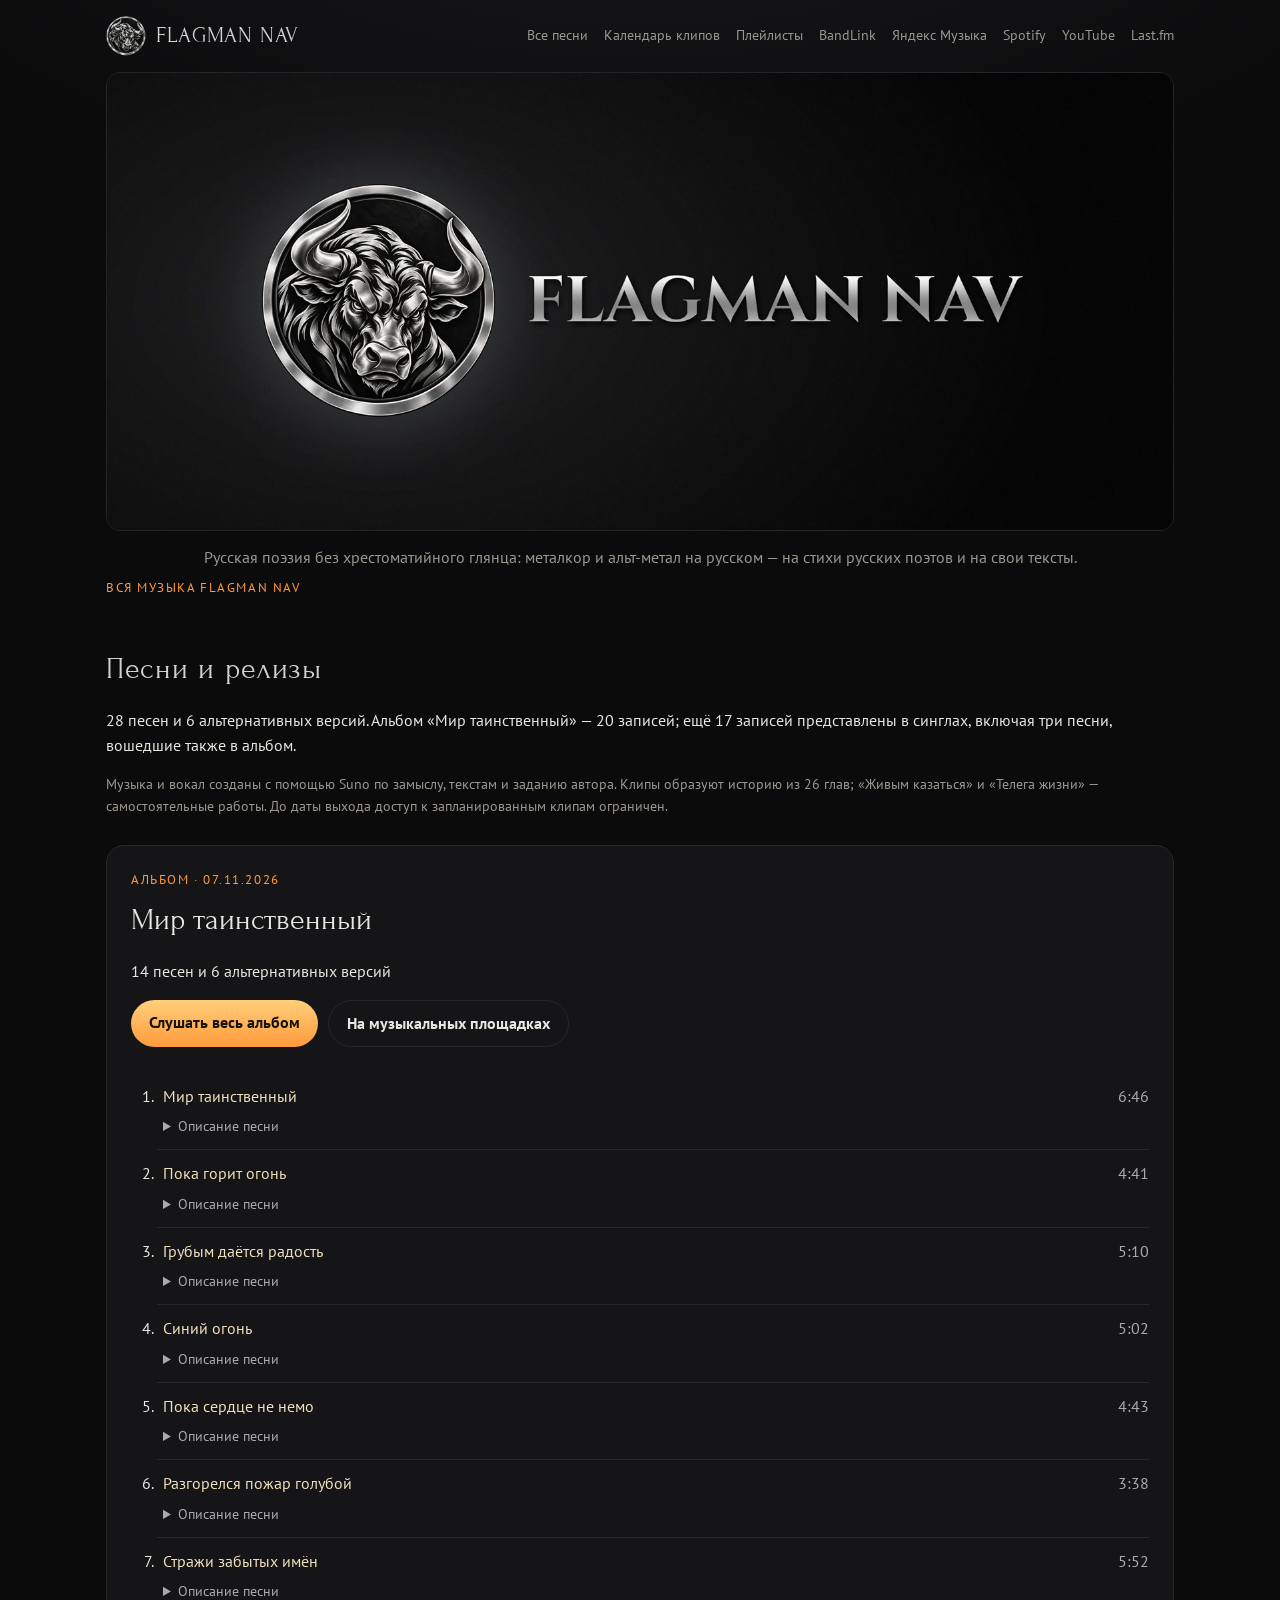
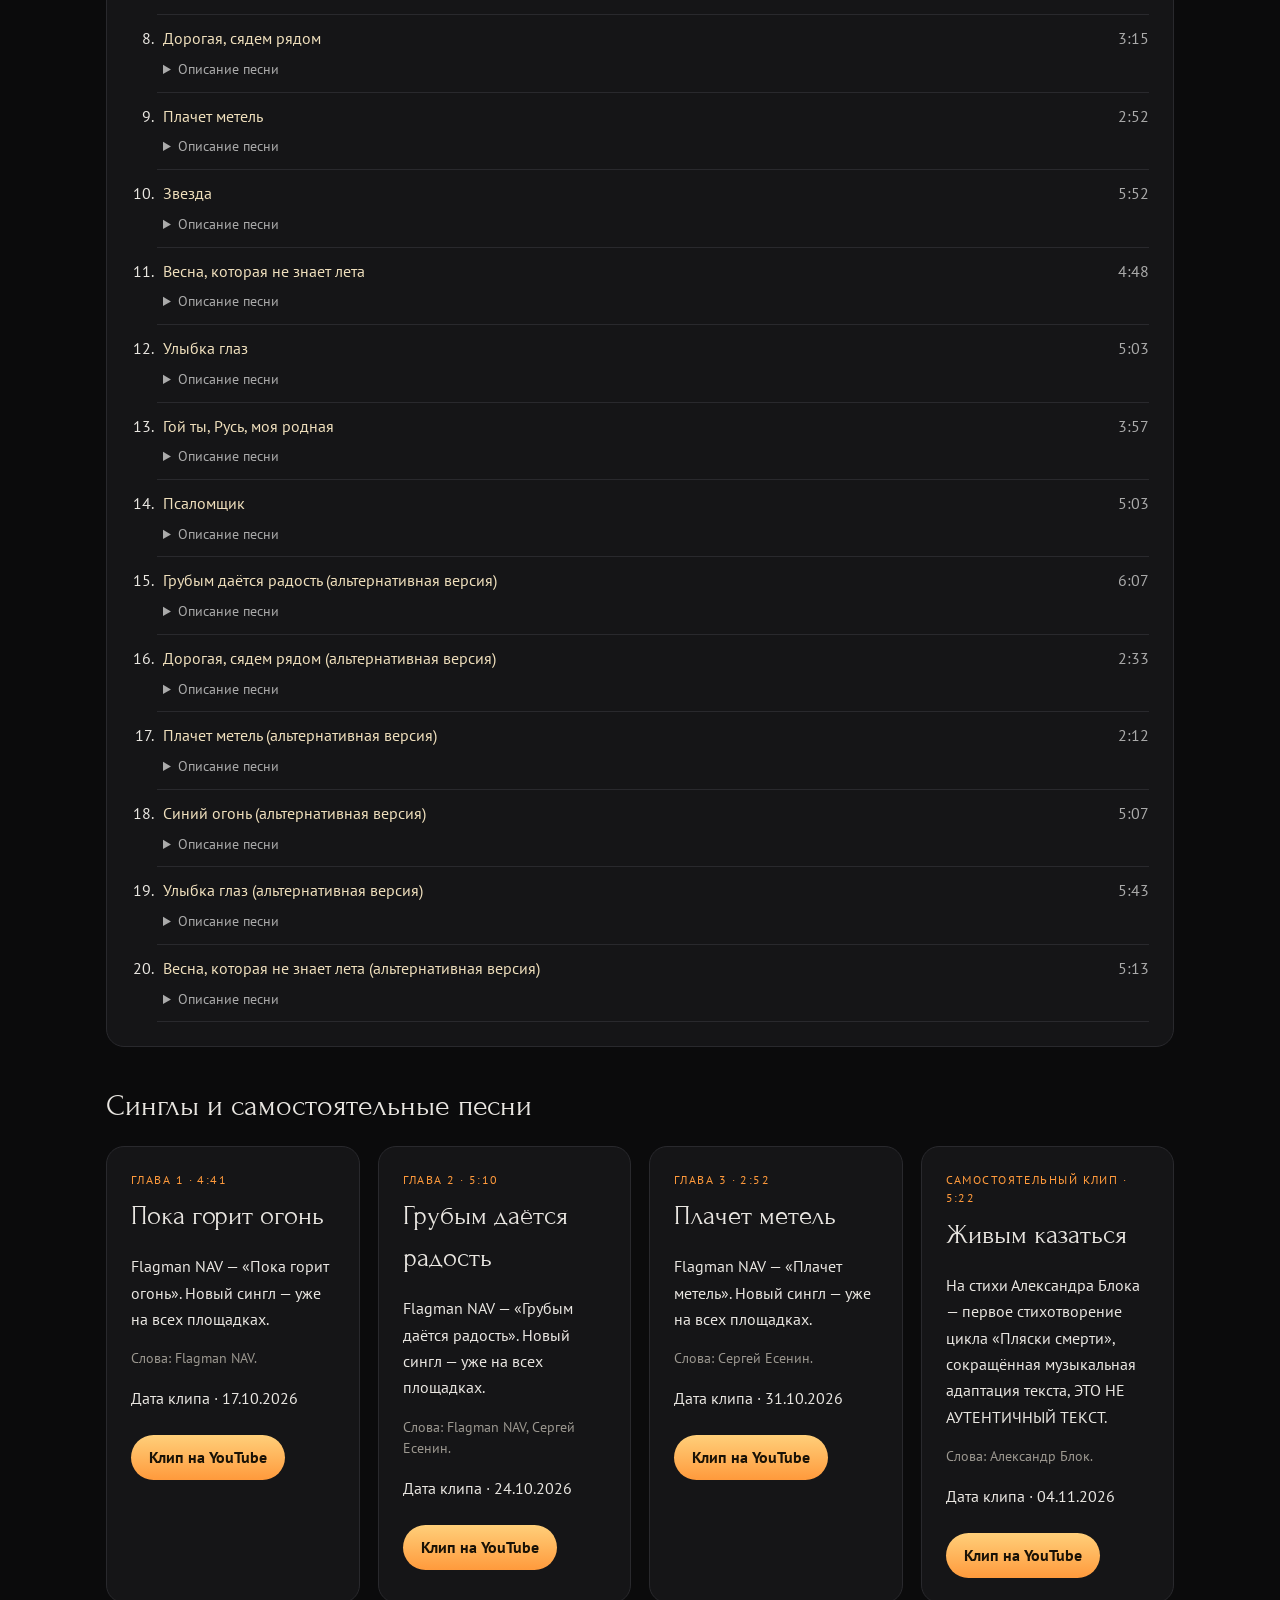
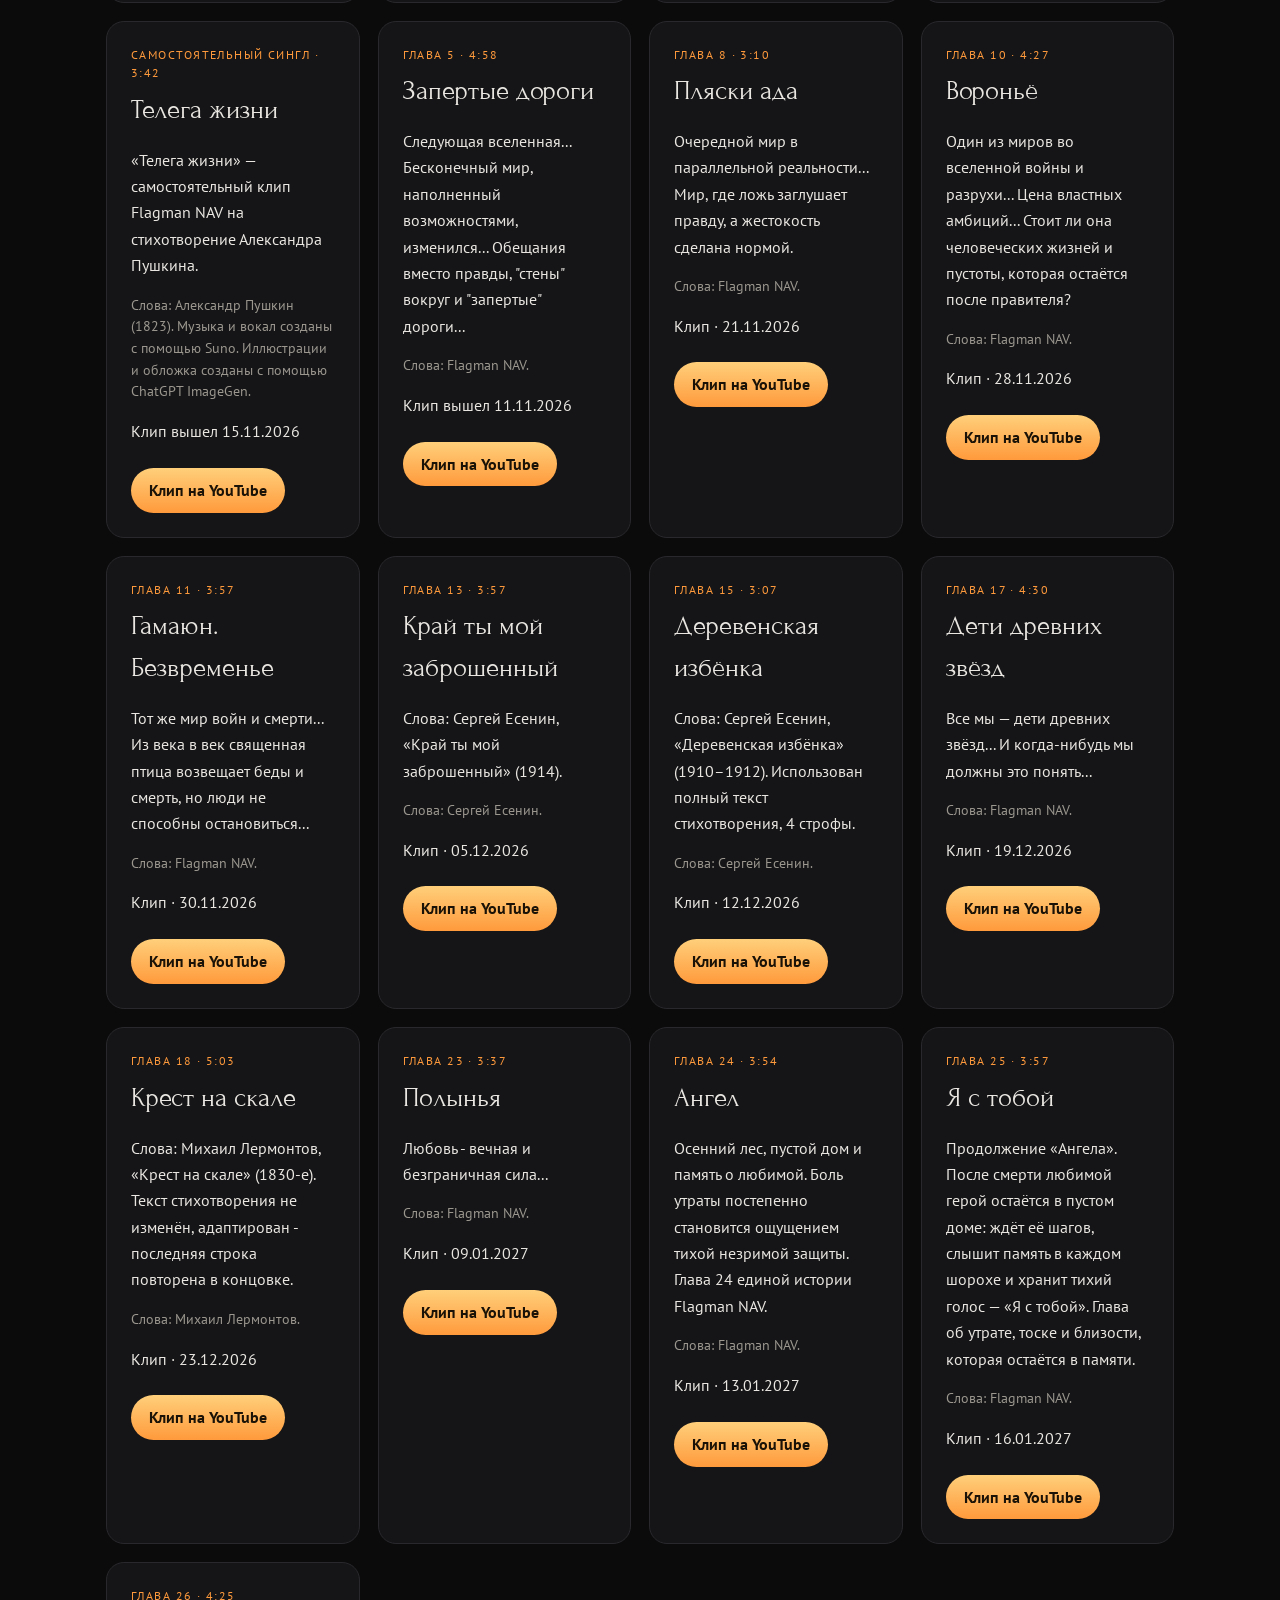
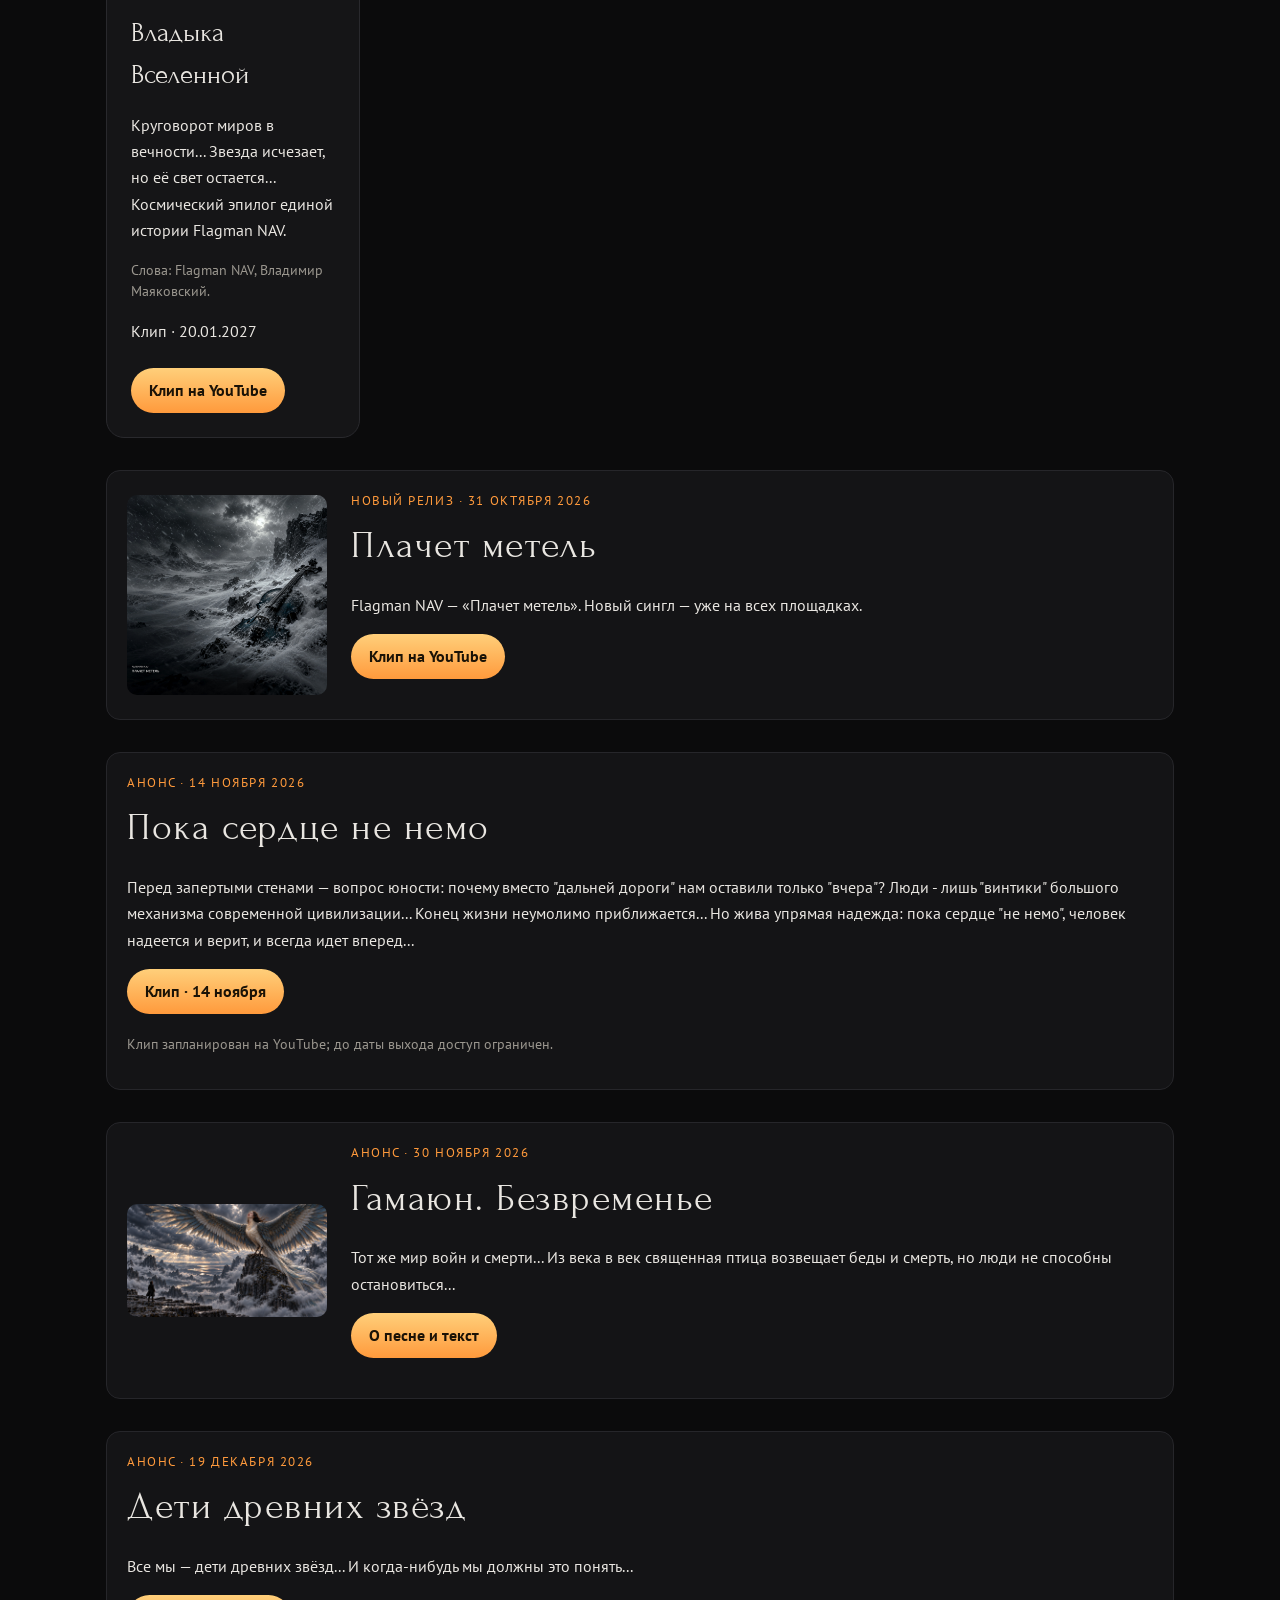
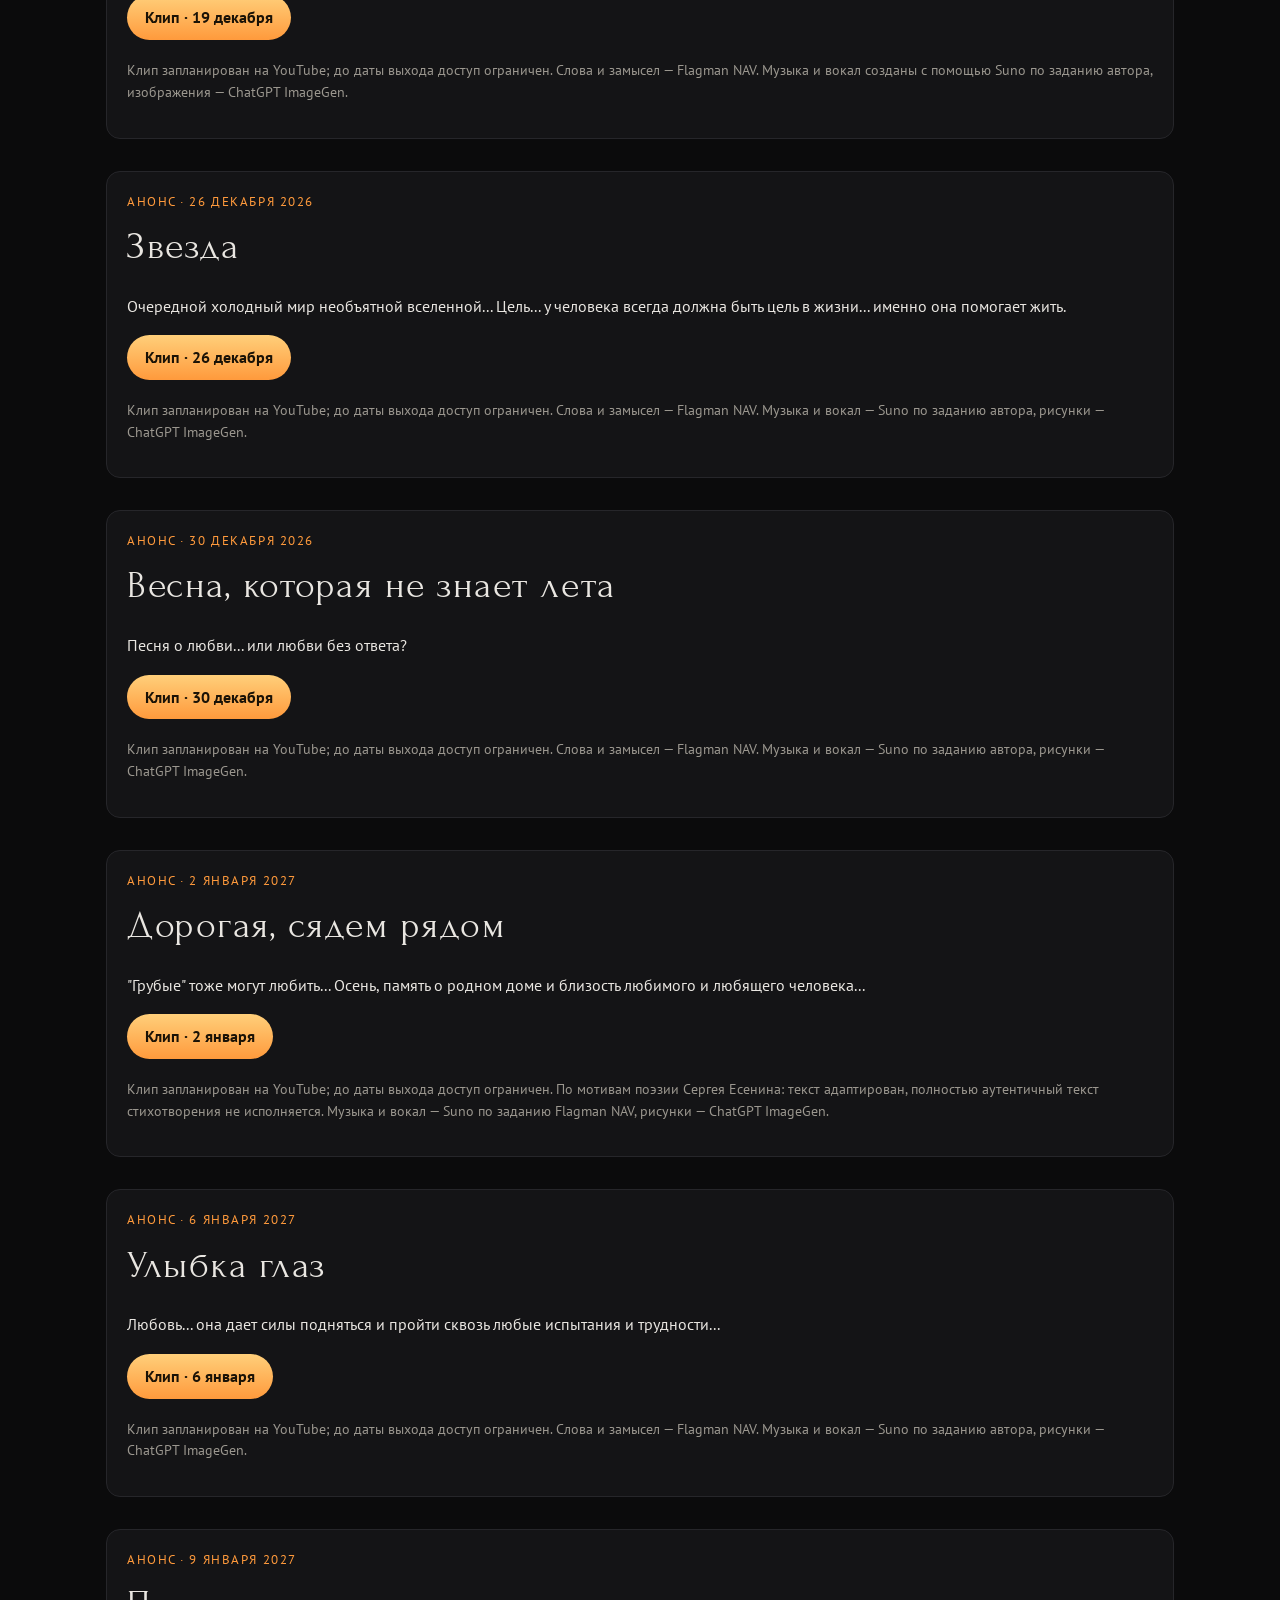
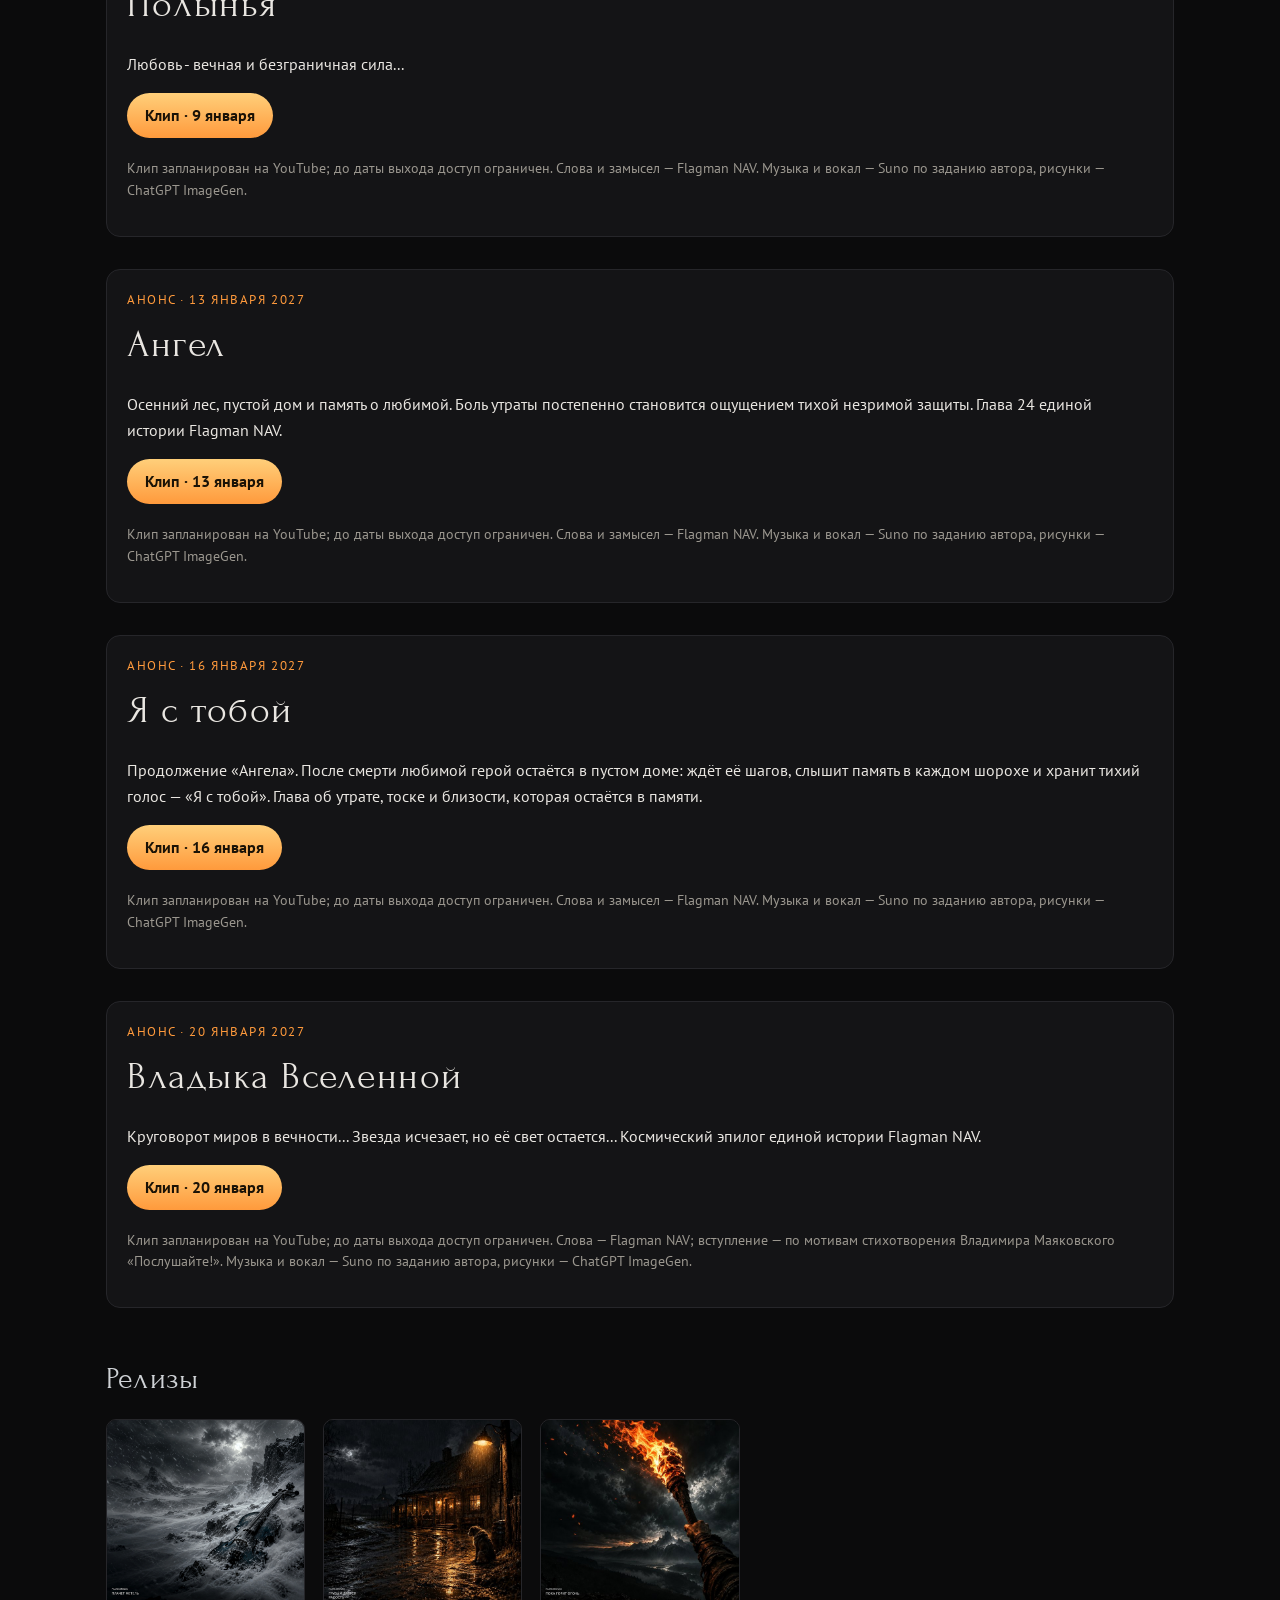
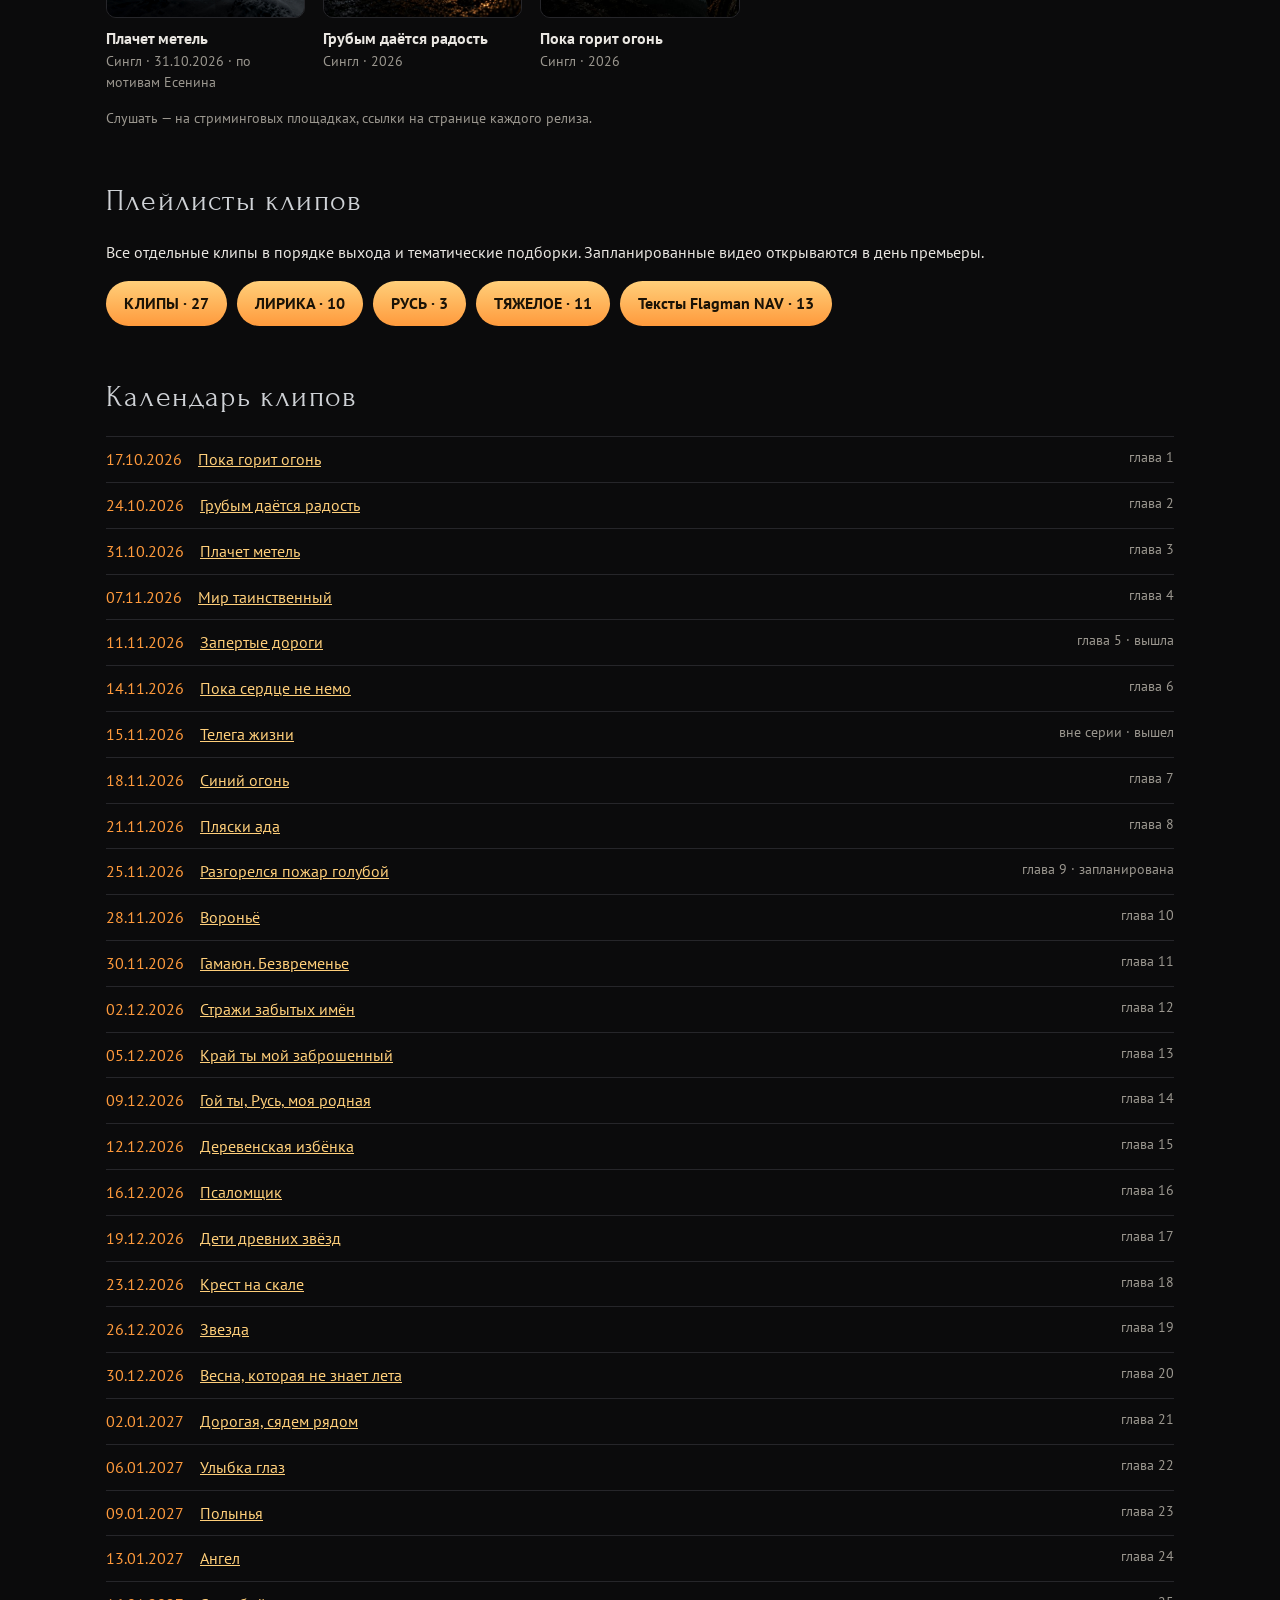
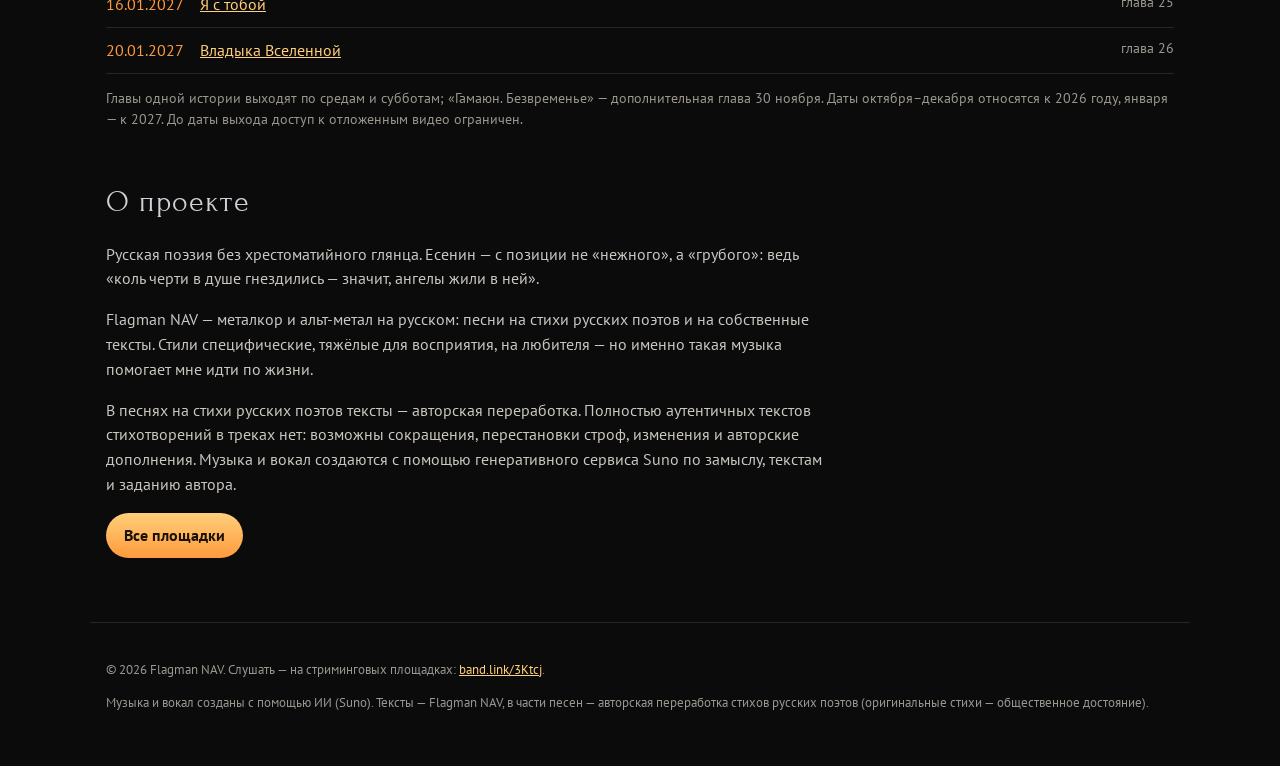
<file: index.html>
<!doctype html>
<html lang="ru"><head><meta charset="utf-8"><meta name="viewport" content="width=device-width, initial-scale=1">
<title>Flagman NAV — русский рок и метал</title><meta name="description" content="Flagman NAV: русский рок и метал, песни на стихи русских поэтов и на свои тексты. Релизы, тексты песен и ссылки на площадки.">
<meta property="og:title" content="Flagman NAV — русский рок и метал"><meta property="og:description" content="Flagman NAV: русский рок и метал, песни на стихи русских поэтов и на свои тексты. Релизы, тексты песен и ссылки на площадки."><meta property="og:image" content="https://flagmannav.github.io/assets/img/og.jpg">
<link rel="icon" href="assets/img/favicon.png">
<link rel="preconnect" href="https://fonts.googleapis.com"><link rel="preconnect" href="https://fonts.gstatic.com" crossorigin>
<link href="https://fonts.googleapis.com/css2?family=Forum&family=PT+Sans:wght@400;700&display=swap" rel="stylesheet">
<link rel="stylesheet" href="assets/style.css?v=88548f30"><style>
.catalog{scroll-margin-top:90px}.catalog-album,.catalog-single{background:#151517;border:1px solid #29292d;border-radius:18px;padding:24px}.catalog-album{margin:28px 0 36px}.catalog h3{font-family:Forum,serif;font-size:30px;font-weight:400;margin:0 0 16px}.catalog h4{font-family:Forum,serif;font-size:27px;font-weight:400;margin:0 0 12px}.catalog-tracks{padding-left:26px;margin:26px 0 0}.catalog-tracks li{padding:11px 0 11px 6px;border-bottom:1px solid #29292d}.catalog-tracks a{color:#efdfbc;text-decoration:none}.catalog-tracks a:hover{text-decoration:underline}.catalog-description{clear:both;padding-top:8px}.catalog-description summary{cursor:pointer;color:#aaa;font-size:14px}.song-description{line-height:1.65}.catalog-duration{float:right;color:#aaa;margin-left:12px;font-variant-numeric:tabular-nums}.catalog-grid{display:grid;grid-template-columns:repeat(auto-fit,minmax(250px,1fr));gap:18px}.catalog-single .kicker{font-size:12px}.catalog-single .btn{margin-top:8px}#clip-calendar{scroll-margin-top:90px}@media(max-width:600px){.catalog-album,.catalog-single{padding:18px}.catalog-tracks{padding-left:22px}.catalog-tracks a{font-size:15px}.catalog-duration{font-size:13px}}
</style></head>
<body><header class="top"><a class="brand" href="index.html"><img src="assets/img/logo-128.png" alt="" width="40" height="40"><span>FLAGMAN NAV</span></a>
<nav><a href="#catalog">Все песни</a><a href="#clip-calendar">Календарь клипов</a><a href="#playlists">Плейлисты</a><a href="https://band.link/3Ktcj" target="_blank" rel="noopener">BandLink</a><a href="https://music.yandex.ru/artist/26747751" target="_blank" rel="noopener">Яндекс Музыка</a><a href="https://open.spotify.com/artist/2e0nQHVGoqq2iYq0jyE9yZ" target="_blank" rel="noopener">Spotify</a><a href="https://www.youtube.com/channel/UC52dhAOXsA_HtiSvtab9qYQ" target="_blank" rel="noopener">YouTube</a><a href="https://www.last.fm/music/Flagman+NAV" target="_blank" rel="noopener">Last.fm</a></nav></header>
<main><section class="hero"><img src="assets/img/banner.jpg" alt="Flagman NAV"><p class="tag">Русская поэзия без хрестоматийного глянца: металкор и альт-метал на русском — на стихи русских поэтов и на свои тексты.</p></section>
<section id="catalog" class="catalog"><p class="kicker">Вся музыка Flagman NAV</p><h2 class="sec">Песни и релизы</h2><p>28 песен и 6 альтернативных версий. Альбом «Мир таинственный» — 20 записей; ещё 17 записей представлены в синглах, включая три песни, вошедшие также в альбом.</p><p class="note">Музыка и вокал созданы с помощью Suno по замыслу, текстам и заданию автора. Клипы образуют историю из 26 глав; «Живым казаться» и «Телега жизни» — самостоятельные работы. До даты выхода доступ к запланированным клипам ограничен.</p>
<div class="catalog-album"><p class="kicker">Альбом · 07.11.2026</p><h3>Мир таинственный</h3><p>14 песен и 6 альтернативных версий</p><div class="btns"><a class="btn" href="https://youtu.be/G4cEDbB8u6I" target="_blank" rel="noopener">Слушать весь альбом</a><a class="btn ghost" href="https://band.link/3Ktcj" target="_blank" rel="noopener">На музыкальных площадках</a></div><ol class="catalog-tracks">
<li data-catalog-track="Мир таинственный"><a href="https://youtu.be/G4cEDbB8u6I?t=0" target="_blank" rel="noopener">Мир таинственный</a><span class="catalog-duration">6:46</span><details class="catalog-description"><summary>Описание песни</summary><p class="song-description">А что если не понимать поэзию Есенина буквально и забыть про 30-е годы прошлого века? Давайте начнем путешествие героя по параллельным мирам необъятной Вселенной... Иной мир, иное время...</p></details></li>
<li data-catalog-track="Пока горит огонь"><a href="https://youtu.be/G4cEDbB8u6I?t=407" target="_blank" rel="noopener">Пока горит огонь</a><span class="catalog-duration">4:41</span><details class="catalog-description"><summary>Описание песни</summary><p class="song-description">Flagman NAV — «Пока горит огонь». Новый сингл — уже на всех площадках.</p></details></li>
<li data-catalog-track="Грубым даётся радость"><a href="https://youtu.be/G4cEDbB8u6I?t=688" target="_blank" rel="noopener">Грубым даётся радость</a><span class="catalog-duration">5:10</span><details class="catalog-description"><summary>Описание песни</summary><p class="song-description">Flagman NAV — «Грубым даётся радость». Новый сингл — уже на всех площадках.</p></details></li>
<li data-catalog-track="Синий огонь"><a href="https://youtu.be/G4cEDbB8u6I?t=998" target="_blank" rel="noopener">Синий огонь</a><span class="catalog-duration">5:02</span><details class="catalog-description"><summary>Описание песни</summary><p class="song-description">Очередной мир очередной вселенной... Любовь... «Нет, нам нельзя без любви: она есть великий дар – увидеть лучшее, избрать его и жить им. Это есть необходимая и драгоценная способность сказать „да“, принять и начать самоотверженное служение. Как страшна жизнь человека, лишенного этого дара! В какую пустыню, в какую пошлость превращается его жизнь!..&quot; (И.А. Ильин)</p></details></li>
<li data-catalog-track="Пока сердце не немо"><a href="https://youtu.be/G4cEDbB8u6I?t=1301" target="_blank" rel="noopener">Пока сердце не немо</a><span class="catalog-duration">4:43</span><details class="catalog-description"><summary>Описание песни</summary><p class="song-description">Перед запертыми стенами — вопрос юности: почему вместо &quot;дальней дороги&quot; нам оставили только &quot;вчера&quot;? Люди - лишь &quot;винтики&quot; большого механизма современной цивилизации... Конец жизни неумолимо приближается... Но жива упрямая надежда: пока сердце &quot;не немо&quot;, человек надеется и верит, и всегда идет вперед...</p></details></li>
<li data-catalog-track="Разгорелся пожар голубой"><a href="https://youtu.be/G4cEDbB8u6I?t=1584" target="_blank" rel="noopener">Разгорелся пожар голубой</a><span class="catalog-duration">3:38</span><details class="catalog-description"><summary>Описание песни</summary><p class="song-description">Посреди безумия окружающего мира он впервые поёт про любовь...</p><p class="song-description">«Разгорелся пожар голубой» — песня о любви... о чувстве, которое могут испытывать не только &quot;нежные&quot;, но и &quot;грубые&quot;. Из альбома «Мир таинственный».</p></details></li>
<li data-catalog-track="Стражи забытых имён"><a href="https://youtu.be/G4cEDbB8u6I?t=1803" target="_blank" rel="noopener">Стражи забытых имён</a><span class="catalog-duration">5:52</span><details class="catalog-description"><summary>Описание песни</summary><p class="song-description">Память поколений и надежда, которая живет в веках.</p></details></li>
<li data-catalog-track="Дорогая, сядем рядом"><a href="https://youtu.be/G4cEDbB8u6I?t=2156" target="_blank" rel="noopener">Дорогая, сядем рядом</a><span class="catalog-duration">3:15</span><details class="catalog-description"><summary>Описание песни</summary><p class="song-description">&quot;Грубые&quot; тоже могут любить... Осень, память о родном доме и близость любимого и любящего человека...</p></details></li>
<li data-catalog-track="Плачет метель"><a href="https://youtu.be/G4cEDbB8u6I?t=2352" target="_blank" rel="noopener">Плачет метель</a><span class="catalog-duration">2:52</span><details class="catalog-description"><summary>Описание песни</summary><p class="song-description">Flagman NAV — «Плачет метель». Новый сингл — уже на всех площадках.</p></details></li>
<li data-catalog-track="Звезда"><a href="https://youtu.be/G4cEDbB8u6I?t=2524" target="_blank" rel="noopener">Звезда</a><span class="catalog-duration">5:52</span><details class="catalog-description"><summary>Описание песни</summary><p class="song-description">Очередной холодный мир необъятной вселенной... Цель... у человека всегда должна быть цель в жизни... именно она помогает жить.</p></details></li>
<li data-catalog-track="Весна, которая не знает лета"><a href="https://youtu.be/G4cEDbB8u6I?t=2877" target="_blank" rel="noopener">Весна, которая не знает лета</a><span class="catalog-duration">4:48</span><details class="catalog-description"><summary>Описание песни</summary><p class="song-description">Песня о любви... или любви без ответа?</p></details></li>
<li data-catalog-track="Улыбка глаз"><a href="https://youtu.be/G4cEDbB8u6I?t=3165" target="_blank" rel="noopener">Улыбка глаз</a><span class="catalog-duration">5:03</span><details class="catalog-description"><summary>Описание песни</summary><p class="song-description">Любовь... она дает силы подняться и пройти сквозь любые испытания и трудности...</p></details></li>
<li data-catalog-track="Гой ты, Русь, моя родная"><a href="https://youtu.be/G4cEDbB8u6I?t=3469" target="_blank" rel="noopener">Гой ты, Русь, моя родная</a><span class="catalog-duration">3:57</span><details class="catalog-description"><summary>Описание песни</summary><p class="song-description">Слова: Сергей Есенин, «Гой ты, Русь, моя родная…» (1914). Использован полный текст стихотворения, пять строф.</p></details></li>
<li data-catalog-track="Псаломщик"><a href="https://youtu.be/G4cEDbB8u6I?t=3706" target="_blank" rel="noopener">Псаломщик</a><span class="catalog-duration">5:03</span><details class="catalog-description"><summary>Описание песни</summary><p class="song-description">Очередной мир в очередной параллельной Вселенной...</p></details></li>
<li data-catalog-track="Грубым даётся радость (альтернативная версия)"><a href="https://youtu.be/G4cEDbB8u6I?t=4009" target="_blank" rel="noopener">Грубым даётся радость (альтернативная версия)</a><span class="catalog-duration">6:07</span><details class="catalog-description"><summary>Описание песни</summary><p class="song-description">Flagman NAV — «Грубым даётся радость». Новый сингл — уже на всех площадках.</p></details></li>
<li data-catalog-track="Дорогая, сядем рядом (альтернативная версия)"><a href="https://youtu.be/G4cEDbB8u6I?t=4376" target="_blank" rel="noopener">Дорогая, сядем рядом (альтернативная версия)</a><span class="catalog-duration">2:33</span><details class="catalog-description"><summary>Описание песни</summary><p class="song-description">&quot;Грубые&quot; тоже могут любить... Осень, память о родном доме и близость любимого и любящего человека...</p></details></li>
<li data-catalog-track="Плачет метель (альтернативная версия)"><a href="https://youtu.be/G4cEDbB8u6I?t=4530" target="_blank" rel="noopener">Плачет метель (альтернативная версия)</a><span class="catalog-duration">2:12</span><details class="catalog-description"><summary>Описание песни</summary><p class="song-description">Flagman NAV — «Плачет метель». Новый сингл — уже на всех площадках.</p></details></li>
<li data-catalog-track="Синий огонь (альтернативная версия)"><a href="https://youtu.be/G4cEDbB8u6I?t=4663" target="_blank" rel="noopener">Синий огонь (альтернативная версия)</a><span class="catalog-duration">5:07</span><details class="catalog-description"><summary>Описание песни</summary><p class="song-description">Очередной мир очередной вселенной... Любовь... «Нет, нам нельзя без любви: она есть великий дар – увидеть лучшее, избрать его и жить им. Это есть необходимая и драгоценная способность сказать „да“, принять и начать самоотверженное служение. Как страшна жизнь человека, лишенного этого дара! В какую пустыню, в какую пошлость превращается его жизнь!..&quot; (И.А. Ильин)</p></details></li>
<li data-catalog-track="Улыбка глаз (альтернативная версия)"><a href="https://youtu.be/G4cEDbB8u6I?t=4970" target="_blank" rel="noopener">Улыбка глаз (альтернативная версия)</a><span class="catalog-duration">5:43</span><details class="catalog-description"><summary>Описание песни</summary><p class="song-description">Любовь... она дает силы подняться и пройти сквозь любые испытания и трудности...</p></details></li>
<li data-catalog-track="Весна, которая не знает лета (альтернативная версия)"><a href="https://youtu.be/G4cEDbB8u6I?t=5314" target="_blank" rel="noopener">Весна, которая не знает лета (альтернативная версия)</a><span class="catalog-duration">5:13</span><details class="catalog-description"><summary>Описание песни</summary><p class="song-description">Песня о любви... или любви без ответа?</p></details></li>
</ol></div><h3>Синглы и самостоятельные песни</h3><div class="catalog-grid">
<article class="catalog-single" data-catalog-track="Пока горит огонь"><p class="kicker">Глава 1 · 4:41</p><h4>Пока горит огонь</h4><p class="song-description">Flagman NAV — «Пока горит огонь». Новый сингл — уже на всех площадках.</p><p class="note">Слова: Flagman NAV.</p><p>Дата клипа · 17.10.2026</p><a class="btn" href="https://youtu.be/ys2TuLR1H88" target="_blank" rel="noopener">Клип на YouTube</a></article>
<article class="catalog-single" data-catalog-track="Грубым даётся радость"><p class="kicker">Глава 2 · 5:10</p><h4>Грубым даётся радость</h4><p class="song-description">Flagman NAV — «Грубым даётся радость». Новый сингл — уже на всех площадках.</p><p class="note">Слова: Flagman NAV, Сергей Есенин.</p><p>Дата клипа · 24.10.2026</p><a class="btn" href="https://youtu.be/WJYEYnYAzOk" target="_blank" rel="noopener">Клип на YouTube</a></article>
<article class="catalog-single" data-catalog-track="Плачет метель"><p class="kicker">Глава 3 · 2:52</p><h4>Плачет метель</h4><p class="song-description">Flagman NAV — «Плачет метель». Новый сингл — уже на всех площадках.</p><p class="note">Слова: Сергей Есенин.</p><p>Дата клипа · 31.10.2026</p><a class="btn" href="https://youtu.be/JQbb9_xfhyU" target="_blank" rel="noopener">Клип на YouTube</a></article>
<article class="catalog-single" data-catalog-track="Живым казаться"><p class="kicker">Самостоятельный клип · 5:22</p><h4>Живым казаться</h4><p class="song-description">На стихи Александра Блока — первое стихотворение цикла «Пляски смерти», сокращённая музыкальная адаптация текста, ЭТО НЕ АУТЕНТИЧНЫЙ ТЕКСТ.</p><p class="note">Слова: Александр Блок.</p><p>Дата клипа · 04.11.2026</p><a class="btn" href="https://youtu.be/aqPz6gwJcVY" target="_blank" rel="noopener">Клип на YouTube</a></article>
<article class="catalog-single" data-catalog-track="Телега жизни"><p class="kicker">Самостоятельный сингл · 3:42</p><h4>Телега жизни</h4><p class="song-description">«Телега жизни» — самостоятельный клип Flagman NAV на стихотворение Александра Пушкина.</p><p class="note">Слова: Александр Пушкин (1823). Музыка и вокал созданы с помощью Suno. Иллюстрации и обложка созданы с помощью ChatGPT ImageGen.</p><p>Клип вышел 15.11.2026</p><a class="btn" href="https://youtu.be/sE_uk1Gh8H4" target="_blank" rel="noopener">Клип на YouTube</a></article>
<article class="catalog-single" data-catalog-track="Запертые дороги"><p class="kicker">Глава 5 · 4:58</p><h4>Запертые дороги</h4><p class="song-description">Следующая вселенная... Бесконечный мир, наполненный возможностями, изменился... Обещания вместо правды, &quot;стены&quot; вокруг и &quot;запертые&quot; дороги...</p><p class="note">Слова: Flagman NAV.</p><p>Клип вышел 11.11.2026</p><a class="btn" href="https://youtu.be/qaGRUInEPSs" target="_blank" rel="noopener">Клип на YouTube</a></article>
<article class="catalog-single" data-catalog-track="Пляски ада"><p class="kicker">Глава 8 · 3:10</p><h4>Пляски ада</h4><p class="song-description">Очередной мир в параллельной реальности... Мир, где ложь заглушает правду, а жестокость сделана нормой.</p><p class="note">Слова: Flagman NAV.</p><p>Клип · 21.11.2026</p><a class="btn" href="https://youtu.be/JJCASL561Lo" target="_blank" rel="noopener">Клип на YouTube</a></article>
<article class="catalog-single" data-catalog-track="Вороньё"><p class="kicker">Глава 10 · 4:27</p><h4>Вороньё</h4><p class="song-description">Один из миров во вселенной войны и разрухи... Цена властных амбиций... Стоит ли она человеческих жизней и пустоты, которая остаётся после правителя?</p><p class="note">Слова: Flagman NAV.</p><p>Клип · 28.11.2026</p><a class="btn" href="https://youtu.be/Ule5vf46T70" target="_blank" rel="noopener">Клип на YouTube</a></article>
<article class="catalog-single" data-catalog-track="Гамаюн. Безвременье"><p class="kicker">Глава 11 · 3:57</p><h4>Гамаюн. Безвременье</h4><p class="song-description">Тот же мир войн и смерти... Из века в век священная птица возвещает беды и смерть, но люди не способны остановиться...</p><p class="note">Слова: Flagman NAV.</p><p>Клип · 30.11.2026</p><a class="btn" href="https://youtu.be/ojIqn6GGF04" target="_blank" rel="noopener">Клип на YouTube</a></article>
<article class="catalog-single" data-catalog-track="Край ты мой заброшенный"><p class="kicker">Глава 13 · 3:57</p><h4>Край ты мой заброшенный</h4><p class="song-description">Слова: Сергей Есенин, «Край ты мой заброшенный» (1914).</p><p class="note">Слова: Сергей Есенин.</p><p>Клип · 05.12.2026</p><a class="btn" href="https://youtu.be/fQ8TnhOU9Ho" target="_blank" rel="noopener">Клип на YouTube</a></article>
<article class="catalog-single" data-catalog-track="Деревенская избёнка"><p class="kicker">Глава 15 · 3:07</p><h4>Деревенская избёнка</h4><p class="song-description">Слова: Сергей Есенин, «Деревенская избёнка» (1910–1912). Использован полный текст стихотворения, 4 строфы.</p><p class="note">Слова: Сергей Есенин.</p><p>Клип · 12.12.2026</p><a class="btn" href="https://youtu.be/IUTTyIiUEs4" target="_blank" rel="noopener">Клип на YouTube</a></article>
<article class="catalog-single" data-catalog-track="Дети древних звёзд"><p class="kicker">Глава 17 · 4:30</p><h4>Дети древних звёзд</h4><p class="song-description">Все мы — дети древних звёзд... И когда-нибудь мы должны это понять...</p><p class="note">Слова: Flagman NAV.</p><p>Клип · 19.12.2026</p><a class="btn" href="https://youtu.be/v_7GD7ycjYo" target="_blank" rel="noopener">Клип на YouTube</a></article>
<article class="catalog-single" data-catalog-track="Крест на скале"><p class="kicker">Глава 18 · 5:03</p><h4>Крест на скале</h4><p class="song-description">Слова: Михаил Лермонтов, «Крест на скале» (1830-е). Текст стихотворения не изменён, адаптирован - последняя строка повторена в концовке.</p><p class="note">Слова: Михаил Лермонтов.</p><p>Клип · 23.12.2026</p><a class="btn" href="https://youtu.be/xHjpsBeV67M" target="_blank" rel="noopener">Клип на YouTube</a></article>
<article class="catalog-single" data-catalog-track="Полынья"><p class="kicker">Глава 23 · 3:37</p><h4>Полынья</h4><p class="song-description">Любовь - вечная и безграничная сила...</p><p class="note">Слова: Flagman NAV.</p><p>Клип · 09.01.2027</p><a class="btn" href="https://youtu.be/IunEjQUKg1U" target="_blank" rel="noopener">Клип на YouTube</a></article>
<article class="catalog-single" data-catalog-track="Ангел"><p class="kicker">Глава 24 · 3:54</p><h4>Ангел</h4><p class="song-description">Осенний лес, пустой дом и память о любимой. Боль утраты постепенно становится ощущением тихой незримой защиты. Глава 24 единой истории Flagman NAV.</p><p class="note">Слова: Flagman NAV.</p><p>Клип · 13.01.2027</p><a class="btn" href="https://youtu.be/-mwcv9Yrv4Y" target="_blank" rel="noopener">Клип на YouTube</a></article>
<article class="catalog-single" data-catalog-track="Я с тобой"><p class="kicker">Глава 25 · 3:57</p><h4>Я с тобой</h4><p class="song-description">Продолжение «Ангела». После смерти любимой герой остаётся в пустом доме: ждёт её шагов, слышит память в каждом шорохе и хранит тихий голос — «Я с тобой». Глава об утрате, тоске и близости, которая остаётся в памяти.</p><p class="note">Слова: Flagman NAV.</p><p>Клип · 16.01.2027</p><a class="btn" href="https://youtu.be/FP-6qY1-O-A" target="_blank" rel="noopener">Клип на YouTube</a></article>
<article class="catalog-single" data-catalog-track="Владыка Вселенной"><p class="kicker">Глава 26 · 4:25</p><h4>Владыка Вселенной</h4><p class="song-description">Круговорот миров в вечности... Звезда исчезает, но её свет остается... Космический эпилог единой истории Flagman NAV.</p><p class="note">Слова: Flagman NAV, Владимир Маяковский.</p><p>Клип · 20.01.2027</p><a class="btn" href="https://youtu.be/9TkmpaRYyb8" target="_blank" rel="noopener">Клип на YouTube</a></article>
</div></section>
<section class="latest"><img class="cover" src="assets/covers/plachet-metel.jpg" alt="Обложка «Плачет метель»" width="300" height="300">
<div><p class="kicker">Новый релиз · 31 октября 2026</p><h2>Плачет метель</h2><p class="song-description">Flagman NAV — «Плачет метель». Новый сингл — уже на всех площадках.</p><div class="btns"><a class="btn" href="https://www.youtube.com/watch?v=JQbb9_xfhyU" target="_blank" rel="noopener">Клип на YouTube</a></div></div></section>
<section class="latest" id="poka-serdtse-ne-nemo"><div><p class="kicker">Анонс · 14 ноября 2026</p><h2>Пока сердце не немо</h2><p class="song-description">Перед запертыми стенами — вопрос юности: почему вместо &quot;дальней дороги&quot; нам оставили только &quot;вчера&quot;? Люди - лишь &quot;винтики&quot; большого механизма современной цивилизации... Конец жизни неумолимо приближается... Но жива упрямая надежда: пока сердце &quot;не немо&quot;, человек надеется и верит, и всегда идет вперед...</p><div class="btns"><a class="btn" href="https://youtu.be/k2M_rFQc7cY" target="_blank" rel="noopener">Клип · 14 ноября</a></div><p class="note">Клип запланирован на YouTube; до даты выхода доступ ограничен.</p></div></section>
<section class="latest"><img class="cover" src="assets/covers/gamayun.png" alt="Гамаюн — кадр утверждённого клипа" width="300">
<div><p class="kicker">Анонс · 30 ноября 2026</p><h2>Гамаюн. Безвременье</h2><p class="song-description">Тот же мир войн и смерти... Из века в век священная птица возвещает беды и смерть, но люди не способны остановиться...</p><div class="btns"><a class="btn" href="r/gamayun-bezvremenye.html">О песне и текст</a></div></div></section>
<section class="latest" id="deti-drevnih-zvyozd"><div><p class="kicker">Анонс · 19 декабря 2026</p><h2>Дети древних звёзд</h2><p class="song-description">Все мы — дети древних звёзд... И когда-нибудь мы должны это понять...</p><div class="btns"><a class="btn" href="https://youtu.be/v_7GD7ycjYo" target="_blank" rel="noopener">Клип · 19 декабря</a></div><p class="note">Клип запланирован на YouTube; до даты выхода доступ ограничен. Слова и замысел — Flagman NAV. Музыка и вокал созданы с помощью Suno по заданию автора, изображения — ChatGPT ImageGen.</p></div></section>
<section class="latest" id="zvezda"><div><p class="kicker">Анонс · 26 декабря 2026</p><h2>Звезда</h2><p class="song-description">Очередной холодный мир необъятной вселенной... Цель... у человека всегда должна быть цель в жизни... именно она помогает жить.</p><div class="btns"><a class="btn" href="https://youtu.be/0zKBZh9AtWg" target="_blank" rel="noopener">Клип · 26 декабря</a></div><p class="note">Клип запланирован на YouTube; до даты выхода доступ ограничен. Слова и замысел — Flagman NAV. Музыка и вокал — Suno по заданию автора, рисунки — ChatGPT ImageGen.</p></div></section>
<section class="latest" id="vesna-kotoraya-ne-znaet-leta"><div><p class="kicker">Анонс · 30 декабря 2026</p><h2>Весна, которая не знает лета</h2><p class="song-description">Песня о любви... или любви без ответа?</p><div class="btns"><a class="btn" href="https://youtu.be/N_pYHtr9y6Q" target="_blank" rel="noopener">Клип · 30 декабря</a></div><p class="note">Клип запланирован на YouTube; до даты выхода доступ ограничен. Слова и замысел — Flagman NAV. Музыка и вокал — Suno по заданию автора, рисунки — ChatGPT ImageGen.</p></div></section>
<section class="latest" id="dorogaya-syadem-ryadom"><div><p class="kicker">Анонс · 2 января 2027</p><h2>Дорогая, сядем рядом</h2><p class="song-description">&quot;Грубые&quot; тоже могут любить... Осень, память о родном доме и близость любимого и любящего человека...</p><div class="btns"><a class="btn" href="https://youtu.be/K1Uco8ZAN0o" target="_blank" rel="noopener">Клип · 2 января</a></div><p class="note">Клип запланирован на YouTube; до даты выхода доступ ограничен. По мотивам поэзии Сергея Есенина: текст адаптирован, полностью аутентичный текст стихотворения не исполняется. Музыка и вокал — Suno по заданию Flagman NAV, рисунки — ChatGPT ImageGen.</p></div></section>
<section class="latest" id="ulybka-glaz"><div><p class="kicker">Анонс · 6 января 2027</p><h2>Улыбка глаз</h2><p class="song-description">Любовь... она дает силы подняться и пройти сквозь любые испытания и трудности...</p><div class="btns"><a class="btn" href="https://youtu.be/y0ZeHspkH18" target="_blank" rel="noopener">Клип · 6 января</a></div><p class="note">Клип запланирован на YouTube; до даты выхода доступ ограничен. Слова и замысел — Flagman NAV. Музыка и вокал — Suno по заданию автора, рисунки — ChatGPT ImageGen.</p></div></section>
<section class="latest" id="polynya"><div><p class="kicker">Анонс · 9 января 2027</p><h2>Полынья</h2><p class="song-description">Любовь - вечная и безграничная сила...</p><div class="btns"><a class="btn" href="https://youtu.be/IunEjQUKg1U" target="_blank" rel="noopener">Клип · 9 января</a></div><p class="note">Клип запланирован на YouTube; до даты выхода доступ ограничен. Слова и замысел — Flagman NAV. Музыка и вокал — Suno по заданию автора, рисунки — ChatGPT ImageGen.</p></div></section>
<section class="latest" id="angel"><div><p class="kicker">Анонс · 13 января 2027</p><h2>Ангел</h2><p class="song-description">Осенний лес, пустой дом и память о любимой. Боль утраты постепенно становится ощущением тихой незримой защиты. Глава 24 единой истории Flagman NAV.</p><div class="btns"><a class="btn" href="https://youtu.be/-mwcv9Yrv4Y" target="_blank" rel="noopener">Клип · 13 января</a></div><p class="note">Клип запланирован на YouTube; до даты выхода доступ ограничен. Слова и замысел — Flagman NAV. Музыка и вокал — Suno по заданию автора, рисунки — ChatGPT ImageGen.</p></div></section>
<section class="latest" id="ya-s-toboy"><div><p class="kicker">Анонс · 16 января 2027</p><h2>Я с тобой</h2><p class="song-description">Продолжение «Ангела». После смерти любимой герой остаётся в пустом доме: ждёт её шагов, слышит память в каждом шорохе и хранит тихий голос — «Я с тобой». Глава об утрате, тоске и близости, которая остаётся в памяти.</p><div class="btns"><a class="btn" href="https://youtu.be/FP-6qY1-O-A" target="_blank" rel="noopener">Клип · 16 января</a></div><p class="note">Клип запланирован на YouTube; до даты выхода доступ ограничен. Слова и замысел — Flagman NAV. Музыка и вокал — Suno по заданию автора, рисунки — ChatGPT ImageGen.</p></div></section>
<section class="latest" id="vladyka-vselennoy"><div><p class="kicker">Анонс · 20 января 2027</p><h2>Владыка Вселенной</h2><p class="song-description">Круговорот миров в вечности... Звезда исчезает, но её свет остается... Космический эпилог единой истории Flagman NAV.</p><div class="btns"><a class="btn" href="https://youtu.be/9TkmpaRYyb8" target="_blank" rel="noopener">Клип · 20 января</a></div><p class="note">Клип запланирован на YouTube; до даты выхода доступ ограничен. Слова — Flagman NAV; вступление — по мотивам стихотворения Владимира Маяковского «Послушайте!». Музыка и вокал — Suno по заданию автора, рисунки — ChatGPT ImageGen.</p></div></section>
<section><h2 class="sec">Релизы</h2><div class="grid"><a class="card" href="https://www.youtube.com/watch?v=JQbb9_xfhyU" target="_blank" rel="noopener"><img src="assets/covers/plachet-metel.jpg" alt="Обложка «Плачет метель»" loading="lazy" width="300" height="300"><span class="ct">Плачет метель</span><span class="cm">Сингл · 31.10.2026 · по мотивам Есенина</span></a><a class="card" href="r/grubym-dayotsya-radost.html"><img src="assets/covers/grubym-dayotsya-radost-600.jpg" alt="" loading="lazy" width="300" height="300">
<span class="ct">Грубым даётся радость</span><span class="cm">Сингл · 2026</span></a><a class="card" href="r/poka-gorit-ogon.html"><img src="assets/covers/poka-gorit-ogon-600.jpg" alt="" loading="lazy" width="300" height="300">
<span class="ct">Пока горит огонь</span><span class="cm">Сингл · 2026</span></a></div><p class="note">Слушать — на стриминговых площадках, ссылки на странице каждого релиза.</p></section>








<section id="playlists"><h2 class="sec">Плейлисты клипов</h2><p>Все отдельные клипы в порядке выхода и тематические подборки. Запланированные видео открываются в день премьеры.</p><div class="btns"><a class="btn" href="https://www.youtube.com/playlist?list=PLGcIvD40OUa8" target="_blank" rel="noopener">КЛИПЫ · 27</a><a class="btn" href="https://www.youtube.com/playlist?list=PLG8VloLWwYXU" target="_blank" rel="noopener">ЛИРИКА · 10</a><a class="btn" href="https://www.youtube.com/playlist?list=PLd_P5q3PQPOQ" target="_blank" rel="noopener">РУСЬ · 3</a><a class="btn" href="https://www.youtube.com/playlist?list=PLcWV8vFr-OY4" target="_blank" rel="noopener">ТЯЖЕЛОЕ · 11</a><a class="btn" href="https://www.youtube.com/playlist?list=PLOXlmxwItgsM" target="_blank" rel="noopener">Тексты Flagman NAV · 13</a></div></section>
<section id="clip-calendar"><h2 class="sec">Календарь клипов</h2><ul class="soon">
<li><span class="sd">17.10.2026</span><span><a href="https://youtu.be/ys2TuLR1H88" target="_blank" rel="noopener">Пока горит огонь</a></span><span class="sk">глава 1</span></li>
<li><span class="sd">24.10.2026</span><span><a href="https://youtu.be/WJYEYnYAzOk" target="_blank" rel="noopener">Грубым даётся радость</a></span><span class="sk">глава 2</span></li>
<li><span class="sd">31.10.2026</span><span><a href="https://youtu.be/JQbb9_xfhyU" target="_blank" rel="noopener">Плачет метель</a></span><span class="sk">глава 3</span></li>
<li><span class="sd">07.11.2026</span><span><a href="https://youtu.be/zAY-ksYy-Pg" target="_blank" rel="noopener">Мир таинственный</a></span><span class="sk">глава 4</span></li>
<li><span class="sd">11.11.2026</span><span><a href="https://youtu.be/qaGRUInEPSs" target="_blank" rel="noopener">Запертые дороги</a></span><span class="sk">глава 5 · вышла</span></li>
<li><span class="sd">14.11.2026</span><span><a href="https://youtu.be/k2M_rFQc7cY" target="_blank" rel="noopener">Пока сердце не немо</a></span><span class="sk">глава 6</span></li>
<li><span class="sd">15.11.2026</span><span><a href="https://youtu.be/sE_uk1Gh8H4" target="_blank" rel="noopener">Телега жизни</a></span><span class="sk">вне серии · вышел</span></li>
<li><span class="sd">18.11.2026</span><span><a href="https://youtu.be/pDANc8SkwNA" target="_blank" rel="noopener">Синий огонь</a></span><span class="sk">глава 7</span></li>
<li><span class="sd">21.11.2026</span><span><a href="https://youtu.be/JJCASL561Lo" target="_blank" rel="noopener">Пляски ада</a></span><span class="sk">глава 8</span></li>
<li><span class="sd">25.11.2026</span><span><a href="https://youtu.be/XPTpLitCLgE" target="_blank" rel="noopener">Разгорелся пожар голубой</a></span><span class="sk">глава 9 · запланирована</span></li>
<li><span class="sd">28.11.2026</span><span><a href="https://youtu.be/Ule5vf46T70" target="_blank" rel="noopener">Вороньё</a></span><span class="sk">глава 10</span></li>
<li><span class="sd">30.11.2026</span><span><a href="https://youtu.be/ojIqn6GGF04" target="_blank" rel="noopener">Гамаюн. Безвременье</a></span><span class="sk">глава 11</span></li>
<li><span class="sd">02.12.2026</span><span><a href="https://youtu.be/gtO-2_WZdsc" target="_blank" rel="noopener">Стражи забытых имён</a></span><span class="sk">глава 12</span></li>
<li><span class="sd">05.12.2026</span><span><a href="https://youtu.be/fQ8TnhOU9Ho" target="_blank" rel="noopener">Край ты мой заброшенный</a></span><span class="sk">глава 13</span></li>
<li><span class="sd">09.12.2026</span><span><a href="https://youtu.be/u2rJNnZtVcY" target="_blank" rel="noopener">Гой ты, Русь, моя родная</a></span><span class="sk">глава 14</span></li>
<li><span class="sd">12.12.2026</span><span><a href="https://youtu.be/IUTTyIiUEs4" target="_blank" rel="noopener">Деревенская избёнка</a></span><span class="sk">глава 15</span></li>
<li><span class="sd">16.12.2026</span><span><a href="https://youtu.be/tRhEC04P73M" target="_blank" rel="noopener">Псаломщик</a></span><span class="sk">глава 16</span></li>
<li><span class="sd">19.12.2026</span><span><a href="https://youtu.be/v_7GD7ycjYo" target="_blank" rel="noopener">Дети древних звёзд</a></span><span class="sk">глава 17</span></li>
<li><span class="sd">23.12.2026</span><span><a href="https://youtu.be/xHjpsBeV67M" target="_blank" rel="noopener">Крест на скале</a></span><span class="sk">глава 18</span></li>
<li><span class="sd">26.12.2026</span><span><a href="https://youtu.be/0zKBZh9AtWg" target="_blank" rel="noopener">Звезда</a></span><span class="sk">глава 19</span></li>
<li><span class="sd">30.12.2026</span><span><a href="https://youtu.be/N_pYHtr9y6Q" target="_blank" rel="noopener">Весна, которая не знает лета</a></span><span class="sk">глава 20</span></li>
<li><span class="sd">02.01.2027</span><span><a href="https://youtu.be/K1Uco8ZAN0o" target="_blank" rel="noopener">Дорогая, сядем рядом</a></span><span class="sk">глава 21</span></li>
<li><span class="sd">06.01.2027</span><span><a href="https://youtu.be/y0ZeHspkH18" target="_blank" rel="noopener">Улыбка глаз</a></span><span class="sk">глава 22</span></li>
<li><span class="sd">09.01.2027</span><span><a href="https://youtu.be/IunEjQUKg1U" target="_blank" rel="noopener">Полынья</a></span><span class="sk">глава 23</span></li>
<li><span class="sd">13.01.2027</span><span><a href="https://youtu.be/-mwcv9Yrv4Y" target="_blank" rel="noopener">Ангел</a></span><span class="sk">глава 24</span></li>
<li><span class="sd">16.01.2027</span><span><a href="https://youtu.be/FP-6qY1-O-A" target="_blank" rel="noopener">Я с тобой</a></span><span class="sk">глава 25</span></li>
<li><span class="sd">20.01.2027</span><span><a href="https://youtu.be/9TkmpaRYyb8" target="_blank" rel="noopener">Владыка Вселенной</a></span><span class="sk">глава 26</span></li>
</ul><p class="note">Главы одной истории выходят по средам и субботам; «Гамаюн. Безвременье» — дополнительная глава 30 ноября. Даты октября–декабря относятся к 2026 году, января — к 2027. До даты выхода доступ к отложенным видео ограничен.</p></section>
<section class="about"><h2 class="sec">О проекте</h2><p>Русская поэзия без хрестоматийного глянца. Есенин — с позиции не «нежного», а «грубого»: ведь «коль черти в душе гнездились — значит, ангелы жили в ней».</p>
<p>Flagman NAV — металкор и альт-метал на русском: песни на стихи русских поэтов и на собственные тексты. Стили специфические, тяжёлые для восприятия, на любителя — но именно такая музыка помогает мне идти по жизни.</p>
<p>В песнях на стихи русских поэтов тексты — авторская переработка. Полностью аутентичных текстов стихотворений в треках нет: возможны сокращения, перестановки строф, изменения и авторские дополнения. Музыка и вокал создаются с помощью генеративного сервиса Suno по замыслу, текстам и заданию автора.</p>
<p><a class="btn" href="https://band.link/3Ktcj" target="_blank" rel="noopener">Все площадки</a></p></section></main>
<footer class="foot"><p>© 2026 Flagman NAV. Слушать — на стриминговых площадках: <a href="https://band.link/3Ktcj" target="_blank" rel="noopener">band.link/3Ktcj</a>.</p>
<p>Музыка и вокал созданы с помощью ИИ (Suno). Тексты — Flagman NAV, в части песен — авторская переработка стихов русских поэтов (оригинальные стихи — общественное достояние).</p></footer>
</body></html>
</file>
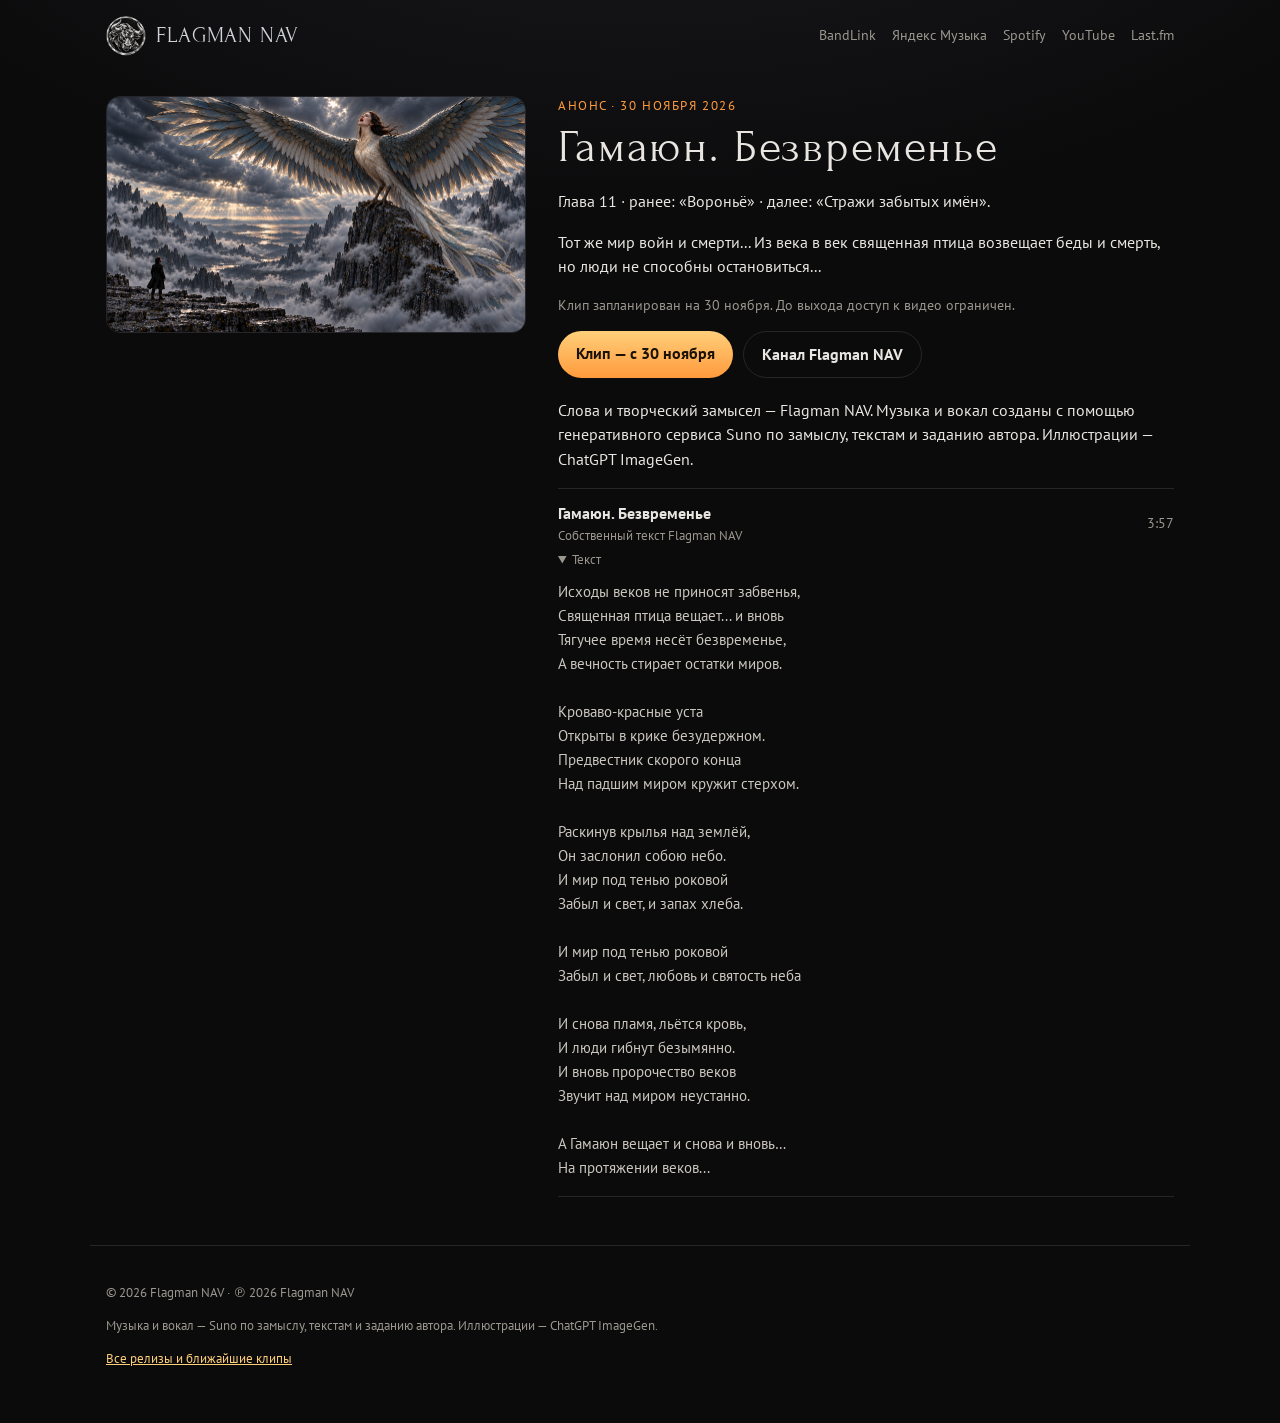
<file: r/gamayun-bezvremenye.html>
<!doctype html>
<html lang="ru"><head><meta charset="utf-8"><meta name="viewport" content="width=device-width, initial-scale=1">
<title>Гамаюн. Безвременье — Flagman NAV</title><meta name="description" content="«Гамаюн. Безвременье» — новая песня Flagman NAV. Клип выйдет 30 ноября 2026 года. Текст и история песни.">
<meta property="og:title" content="Гамаюн. Безвременье — Flagman NAV"><meta property="og:description" content="«Гамаюн. Безвременье» — новая песня Flagman NAV. Клип выйдет 30 ноября 2026 года. Текст и история песни."><meta property="og:image" content="https://flagmannav.github.io/assets/covers/gamayun.png">
<link rel="icon" href="../assets/img/favicon.png">
<link rel="preconnect" href="https://fonts.googleapis.com"><link rel="preconnect" href="https://fonts.gstatic.com" crossorigin>
<link href="https://fonts.googleapis.com/css2?family=Forum&family=PT+Sans:wght@400;700&display=swap" rel="stylesheet">
<link rel="stylesheet" href="../assets/style.css?v=88548f30"></head>
<body><header class="top"><a class="brand" href="../index.html"><img src="../assets/img/logo-128.png" alt="" width="40" height="40"><span>FLAGMAN NAV</span></a>
<nav><a href="https://band.link/3Ktcj" target="_blank" rel="noopener">BandLink</a><a href="https://music.yandex.ru/artist/26747751" target="_blank" rel="noopener">Яндекс Музыка</a><a href="https://open.spotify.com/artist/2e0nQHVGoqq2iYq0jyE9yZ" target="_blank" rel="noopener">Spotify</a><a href="https://www.youtube.com/channel/UC52dhAOXsA_HtiSvtab9qYQ" target="_blank" rel="noopener">YouTube</a><a href="https://www.last.fm/music/Flagman+NAV" target="_blank" rel="noopener">Last.fm</a></nav></header>
<main><section class="rel"><img class="cover" src="../assets/covers/gamayun.png" alt="Гамаюн — кадр клипа"><div class="rinfo"><p class="kicker">Анонс · 30 ноября 2026 </p><h1>Гамаюн. Безвременье</h1><p>Глава 11 · ранее: «Вороньё» · далее: «Стражи забытых имён».</p><p class="song-description">Тот же мир войн и смерти... Из века в век священная птица возвещает беды и смерть, но люди не способны остановиться...</p><p class="note">Клип запланирован на 30 ноября. До выхода доступ к видео ограничен.</p><div class="btns"><a class="btn" href="https://youtu.be/ojIqn6GGF04" target="_blank" rel="noopener">Клип — с 30 ноября</a><a class="btn ghost" href="https://www.youtube.com/channel/UC52dhAOXsA_HtiSvtab9qYQ" target="_blank" rel="noopener">Канал Flagman NAV</a></div><p>Слова и творческий замысел — Flagman NAV. Музыка и вокал созданы с помощью генеративного сервиса Suno по замыслу, текстам и заданию автора. Иллюстрации — ChatGPT ImageGen.</p><ol class="tracks"><li class="trk"><div class="tinfo"><span class="tname">Гамаюн. Безвременье</span><span class="tby">Собственный текст Flagman NAV</span></div><span class="tdur">3:57</span><details class="lyr" open><summary>Текст</summary><pre>Исходы веков не приносят забвенья,
Священная птица вещает... и вновь
Тягучее время несёт безвременье,
А вечность стирает остатки миров.

Кроваво-красные уста
Открыты в крике безудержном.
Предвестник скорого конца
Над падшим миром кружит стерхом.

Раскинув крылья над землёй,
Он заслонил собою небо.
И мир под тенью роковой
Забыл и свет, и запах хлеба.

И мир под тенью роковой
Забыл и свет, любовь и святость неба

И снова пламя, льётся кровь,
И люди гибнут безымянно.
И вновь пророчество веков
Звучит над миром неустанно.

А Гамаюн вещает и снова и вновь…
На протяжении веков...</pre></details></li></ol></div></section></main><footer class="foot"><p>© 2026 Flagman NAV · ℗ 2026 Flagman NAV</p><p>Музыка и вокал — Suno по замыслу, текстам и заданию автора. Иллюстрации — ChatGPT ImageGen.</p><p><a href="../index.html">Все релизы и ближайшие клипы</a></p></footer></body></html>
</file>
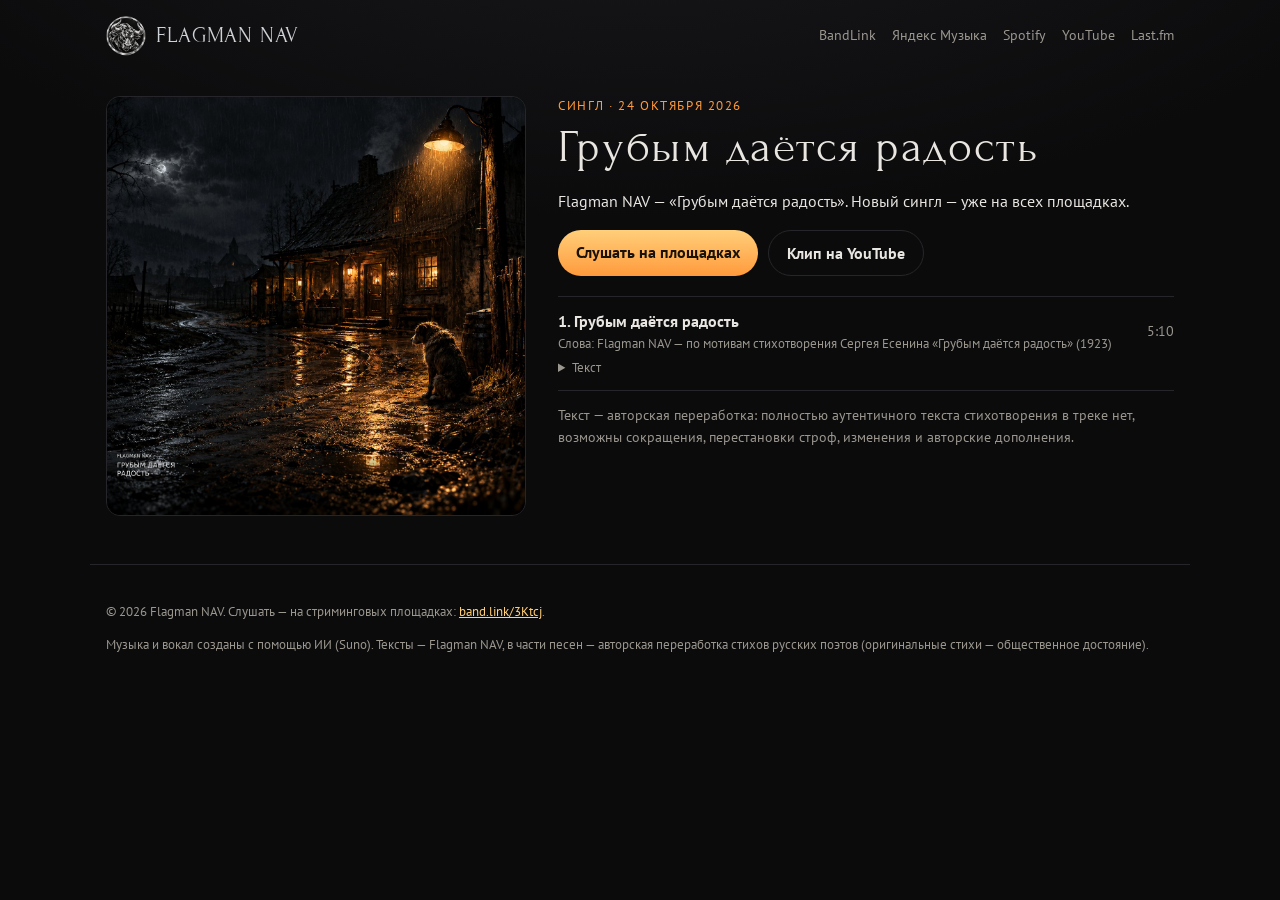
<file: r/grubym-dayotsya-radost.html>
<!doctype html>
<html lang="ru"><head><meta charset="utf-8"><meta name="viewport" content="width=device-width, initial-scale=1">
<title>Грубым даётся радость — Flagman NAV</title><meta name="description" content="Сингл Flagman NAV «Грубым даётся радость»: тексты песен и ссылки на площадки.">
<meta property="og:title" content="Грубым даётся радость — Flagman NAV"><meta property="og:description" content="Сингл Flagman NAV «Грубым даётся радость»: тексты песен и ссылки на площадки."><meta property="og:image" content="https://flagmannav.github.io/assets/covers/grubym-dayotsya-radost-1200.jpg">
<link rel="icon" href="../assets/img/favicon.png">
<link rel="preconnect" href="https://fonts.googleapis.com"><link rel="preconnect" href="https://fonts.gstatic.com" crossorigin>
<link href="https://fonts.googleapis.com/css2?family=Forum&family=PT+Sans:wght@400;700&display=swap" rel="stylesheet">
<link rel="stylesheet" href="../assets/style.css?v=88548f30"></head>
<body><header class="top"><a class="brand" href="../index.html"><img src="../assets/img/logo-128.png" alt="" width="40" height="40"><span>FLAGMAN NAV</span></a>
<nav><a href="https://band.link/3Ktcj" target="_blank" rel="noopener">BandLink</a><a href="https://music.yandex.ru/artist/26747751" target="_blank" rel="noopener">Яндекс Музыка</a><a href="https://open.spotify.com/artist/2e0nQHVGoqq2iYq0jyE9yZ" target="_blank" rel="noopener">Spotify</a><a href="https://www.youtube.com/channel/UC52dhAOXsA_HtiSvtab9qYQ" target="_blank" rel="noopener">YouTube</a><a href="https://www.last.fm/music/Flagman+NAV" target="_blank" rel="noopener">Last.fm</a></nav></header>
<main><section class="rel"><img class="cover" src="../assets/covers/grubym-dayotsya-radost-1200.jpg" alt="Обложка «Грубым даётся радость»" width="600" height="600">
<div class="rinfo"><p class="kicker">Сингл · 24 октября 2026</p><h1>Грубым даётся радость</h1><p class="song-description">Flagman NAV — «Грубым даётся радость». Новый сингл — уже на всех площадках.</p><div class="btns"><a class="btn" href="https://b.sfm.click/5n7yh" target="_blank" rel="noopener">Слушать на площадках</a><a class="btn ghost" href="https://www.youtube.com/watch?v=WJYEYnYAzOk" target="_blank" rel="noopener">Клип на YouTube</a></div><ol class="tracks"><li class="trk"><div class="tinfo"><span class="tname">1. Грубым даётся радость</span><span class="tby">Слова: Flagman NAV — по мотивам стихотворения Сергея Есенина «Грубым даётся радость» (1923)</span></div><span class="tdur">5:10</span>
<details class="lyr"><summary>Текст</summary><pre>Грубым даётся радость,
Нежным даётся печаль.
Мне ничего не надо —
Мне никого не жаль.

Жаль мне себя немного,
Жаль мне бездомных собак.
Эта прямая дорога
Вновь привела меня в кабак.

Грязные стены молчат,
Дымом пропитана ночь.
Все мои мысли кричат —
И их не прогнать, не помочь.

Что же вы, черти, ругаетесь?
Разве я вам не родной?
Каждый из нас здесь ломается,
Каждый торгуется с судьбой!

Я — сын этой пьяной страны!
Я — сын её чёрной земли!
За призрачный мир тишины
Мы души свои продали!

Нам обещали покой!
Нам обещали года!
Только за этой стеной
Душа умирала всегда!

Я — сын безмолвной страны!
Я — сын её немой земли!
Мы думали — это покой!
А это были цепи внутри!

Каждый из нас закладывал
За рюмку свои штаны.
Каждый себя оправдывал:
«Так уж устроены мы».

Мутно гляжу я на окна,
В сердце — тоска и зной.
Катится, солнцем промокнув,
Улица предо мной.

И если не будет завтра,
Если погаснет заря,
Мне всё равно — слишком поздно.
Я пропадаю зря!

Я — сын этой нищей страны!
Я — сын её выжженной земли!
За призрачный мир тишины
Мы души свои отдали!

Нам обещали покой!
Нам обещали года!
Только за этой стеной
Ложь возрождалась всегда!

Я — сын потерянной страны!
Я — сын моей родной земли!
Мы думали — это покой!
А это были цепи внутри!

Я уж готов...

Я вижу бутылок рать.
Я собираю пробки,
Чтоб душу свою затыкать.

Я уж готов...

Мне нечего больше ждать.
Пускай эта чёрная улица
Учит меня умирать.

Грубым — радость!
Нежным — печаль!

Мне ничего не надо!
Мне никого не жаль!

Я — сын этой бедной страны!
Мне некуда больше идти!
Если дороги темны —
Значит, гореть нам в пути!

Я — сын сей великой страны!
Я — сын её живой земли!
Пусть догорают огни —
Я всё равно буду идти!

Я — сын своей судьбы!
Я — сын родной земли!
Пусть разрываются сны —
Я всё равно буду идти!

Буду идти!
Буду идти!
Буду идти!

Грубым даётся радость...
Нежным даётся печаль...

Мне ничего не надо...
Мне никого не жаль.</pre></details></li></ol><p class="note">Текст — авторская переработка: полностью аутентичного текста стихотворения в треке нет, возможны сокращения, перестановки строф, изменения и авторские дополнения.</p></div></section></main>
<footer class="foot"><p>© 2026 Flagman NAV. Слушать — на стриминговых площадках: <a href="https://band.link/3Ktcj" target="_blank" rel="noopener">band.link/3Ktcj</a>.</p>
<p>Музыка и вокал созданы с помощью ИИ (Suno). Тексты — Flagman NAV, в части песен — авторская переработка стихов русских поэтов (оригинальные стихи — общественное достояние).</p></footer>
</body></html>
</file>
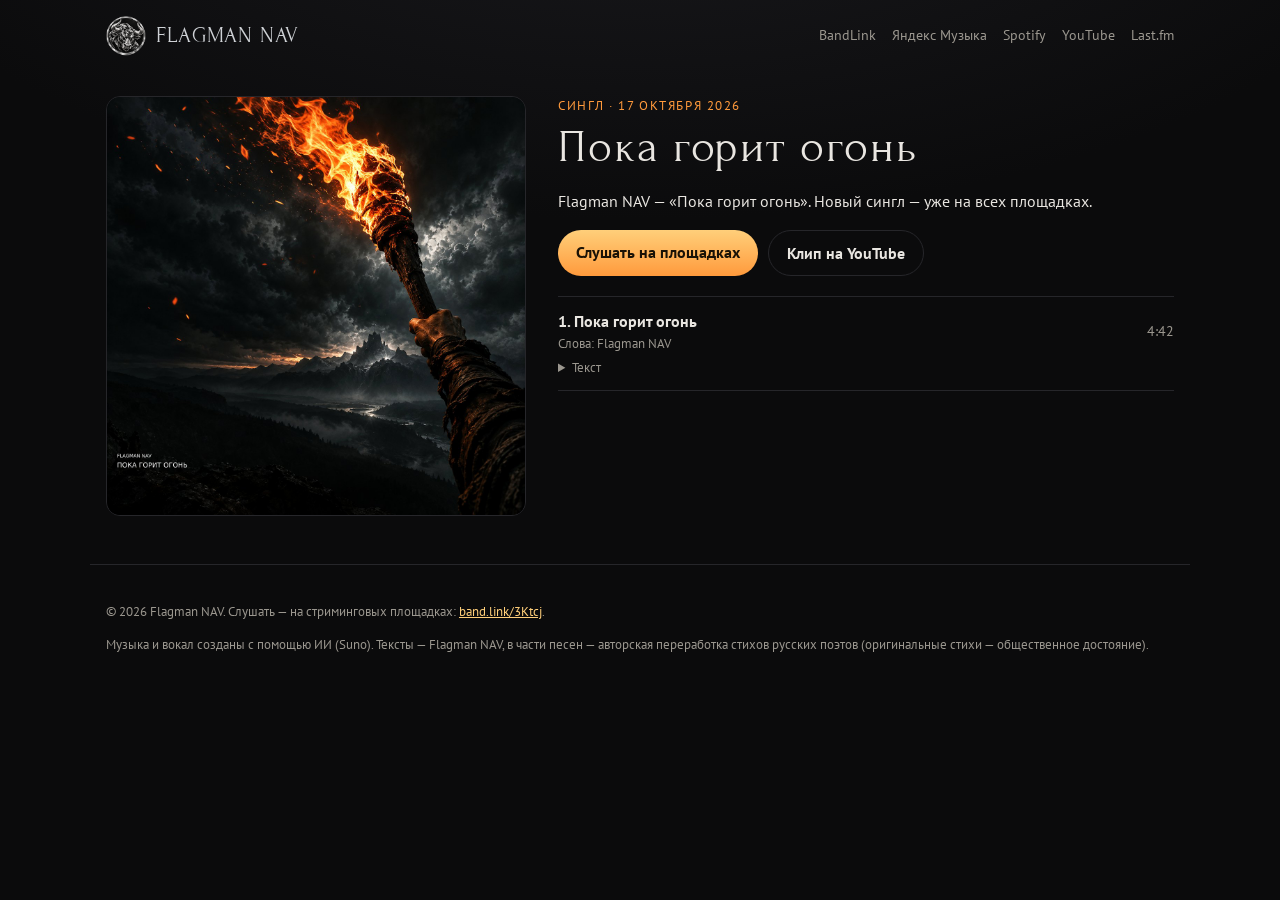
<file: r/poka-gorit-ogon.html>
<!doctype html>
<html lang="ru"><head><meta charset="utf-8"><meta name="viewport" content="width=device-width, initial-scale=1">
<title>Пока горит огонь — Flagman NAV</title><meta name="description" content="Сингл Flagman NAV «Пока горит огонь»: тексты песен и ссылки на площадки.">
<meta property="og:title" content="Пока горит огонь — Flagman NAV"><meta property="og:description" content="Сингл Flagman NAV «Пока горит огонь»: тексты песен и ссылки на площадки."><meta property="og:image" content="https://flagmannav.github.io/assets/covers/poka-gorit-ogon-1200.jpg">
<link rel="icon" href="../assets/img/favicon.png">
<link rel="preconnect" href="https://fonts.googleapis.com"><link rel="preconnect" href="https://fonts.gstatic.com" crossorigin>
<link href="https://fonts.googleapis.com/css2?family=Forum&family=PT+Sans:wght@400;700&display=swap" rel="stylesheet">
<link rel="stylesheet" href="../assets/style.css?v=88548f30"></head>
<body><header class="top"><a class="brand" href="../index.html"><img src="../assets/img/logo-128.png" alt="" width="40" height="40"><span>FLAGMAN NAV</span></a>
<nav><a href="https://band.link/3Ktcj" target="_blank" rel="noopener">BandLink</a><a href="https://music.yandex.ru/artist/26747751" target="_blank" rel="noopener">Яндекс Музыка</a><a href="https://open.spotify.com/artist/2e0nQHVGoqq2iYq0jyE9yZ" target="_blank" rel="noopener">Spotify</a><a href="https://www.youtube.com/channel/UC52dhAOXsA_HtiSvtab9qYQ" target="_blank" rel="noopener">YouTube</a><a href="https://www.last.fm/music/Flagman+NAV" target="_blank" rel="noopener">Last.fm</a></nav></header>
<main><section class="rel"><img class="cover" src="../assets/covers/poka-gorit-ogon-1200.jpg" alt="Обложка «Пока горит огонь»" width="600" height="600">
<div class="rinfo"><p class="kicker">Сингл · 17 октября 2026</p><h1>Пока горит огонь</h1><p class="song-description">Flagman NAV — «Пока горит огонь». Новый сингл — уже на всех площадках.</p><div class="btns"><a class="btn" href="https://b.sfm.click/3Ktcj" target="_blank" rel="noopener">Слушать на площадках</a><a class="btn ghost" href="https://www.youtube.com/watch?v=ys2TuLR1H88" target="_blank" rel="noopener">Клип на YouTube</a></div><ol class="tracks"><li class="trk"><div class="tinfo"><span class="tname">1. Пока горит огонь</span><span class="tby">Слова: Flagman NAV</span></div><span class="tdur">4:42</span>
<details class="lyr"><summary>Текст</summary><pre>Ночь стоит стеной.
Город предо мной.
Я остался один
На границе судьбы.

Сколько раз я терял
То, что должен искать?
Сколько раз отступал,
Чтобы снова начать?

Но пока в моей груди
Не погас этот огонь —
Я ещё могу идти,
Я ещё могу бороться!

Пока горит огонь —
Я буду идти!

Пусть чёрная ночь
У меня на пути!

Пусть рушится мир,
Пусть преследует страх —
Пока горит огонь,
Я не сделаю —

Ни шага назад!

Не назад!
Не назад!
Только вперёд!

Рассвет режет глаза.
Но я вижу теперь:

Не спасают слова,
Не открывает дверь
Тот, кто ждёт у стены,
Кто боится начать.

Чтобы выбрать свой путь —
Нужно просто встать.

Пусть дорога пуста,
Пусть не видно конца —
Я оставлю свой след
На холодном камне.

Если выбора нет —
Я создам его сам!

Пока горит огонь —
Я буду идти!

Пусть чёрная ночь
У меня на пути!

Пусть рушится мир,
Пусть преследует страх —
Пока горит огонь,
Я не сделаю —

Ни шага назад!

Не назад!
Не назад!
Только вперёд!

Пока горит огонь —
Я буду идти!

Пусть чёрная ночь
У меня на пути!

Пусть рушится мир,
Пусть преследует страх —
Пока горит огонь,
Я не сделаю —

Ни шага назад!

Не назад!

Только вперёд!

Пока горит огонь...</pre></details></li></ol></div></section></main>
<footer class="foot"><p>© 2026 Flagman NAV. Слушать — на стриминговых площадках: <a href="https://band.link/3Ktcj" target="_blank" rel="noopener">band.link/3Ktcj</a>.</p>
<p>Музыка и вокал созданы с помощью ИИ (Suno). Тексты — Flagman NAV, в части песен — авторская переработка стихов русских поэтов (оригинальные стихи — общественное достояние).</p></footer>
</body></html>
</file>
<file: assets/style.css>
:root{--bg:#0b0b0c;--panel:#141416;--line:#26262a;--text:#e9e6e1;--muted:#9b978f;--silver:#cfd2d6;--ember:#ff9a3c;--ember2:#ffcf7a;--radius:14px}
*{box-sizing:border-box}
html{-webkit-text-size-adjust:100%}
body{margin:0;background:var(--bg) radial-gradient(1200px 600px at 50% -200px,#1b1b1f 0,var(--bg) 70%) no-repeat;color:var(--text);font:16px/1.55 "PT Sans",system-ui,sans-serif}
a{color:var(--ember2)}
img{max-width:100%;height:auto;display:block}
h1,h2,.brand span,.sec{font-family:Forum,Georgia,serif;font-weight:400;letter-spacing:.04em}
.top{display:flex;align-items:center;justify-content:space-between;gap:16px;flex-wrap:wrap;max-width:1100px;margin:0 auto;padding:16px}
.brand{display:flex;align-items:center;gap:10px;color:var(--silver);text-decoration:none;font-size:22px}
.top nav{display:flex;gap:16px;flex-wrap:wrap}
.top nav a{color:var(--muted);text-decoration:none;font-size:14px}
.top nav a:hover{color:var(--text)}
main{max-width:1100px;margin:0 auto;padding:0 16px 48px}
.hero img{width:100%;border-radius:var(--radius);border:1px solid var(--line)}
.tag{color:var(--muted);text-align:center;margin:14px 0 8px}
.sec{font-size:30px;color:var(--silver);margin:48px 0 16px}
.kicker{color:var(--ember);text-transform:uppercase;letter-spacing:.12em;font-size:13px;margin:0 0 6px}
.latest{display:flex;gap:24px;align-items:center;background:var(--panel);border:1px solid var(--line);border-radius:var(--radius);padding:20px;margin-top:32px}
.latest .cover{width:200px;border-radius:10px}
.latest h2{font-size:38px;margin:0 0 14px}
.btns{display:flex;gap:10px;flex-wrap:wrap;margin:6px 0 20px}
.btn{display:inline-block;padding:10px 18px;border-radius:999px;background:linear-gradient(180deg,var(--ember2),var(--ember));color:#1a1206;font-weight:700;text-decoration:none}
.btn.ghost{background:none;border:1px solid var(--line);color:var(--text)}
.btn:hover{filter:brightness(1.08)}
.grid{display:grid;grid-template-columns:repeat(auto-fill,minmax(180px,1fr));gap:18px}
.card{text-decoration:none;color:var(--text)}
.card img{border-radius:10px;border:1px solid var(--line);aspect-ratio:1;object-fit:cover;width:100%;transition:transform .2s}
.card:hover img{transform:translateY(-3px)}
.ct{display:block;margin-top:8px;font-weight:700}
.cm{display:block;color:var(--muted);font-size:14px}
.note{color:var(--muted);font-size:14px}
.soon{list-style:none;padding:0;margin:0;border-top:1px solid var(--line)}
.soon li{display:flex;gap:16px;padding:10px 0;border-bottom:1px solid var(--line)}
.sd{color:var(--ember);font-variant-numeric:tabular-nums;min-width:48px}
.sk{color:var(--muted);margin-left:auto;font-size:14px}
.about p{max-width:720px;color:#cbc7c0}
.rel{display:grid;grid-template-columns:minmax(0,420px) minmax(0,1fr);gap:32px;margin-top:24px;align-items:start}
.rel .cover{width:100%;border-radius:var(--radius);border:1px solid var(--line);position:sticky;top:16px}
.rel h1{font-size:46px;margin:0 0 10px;line-height:1.1}
.tracks{list-style:none;padding:0;margin:0;border-top:1px solid var(--line)}
.trk{display:grid;grid-template-columns:minmax(0,1fr) auto;gap:4px 12px;align-items:center;padding:12px 0;border-bottom:1px solid var(--line)}
.play{width:40px;height:40px;border-radius:50%;border:1px solid var(--line);background:var(--panel);cursor:pointer;position:relative}
.play::before{content:"";position:absolute;left:15px;top:12px;border-left:13px solid var(--silver);border-top:8px solid transparent;border-bottom:8px solid transparent}
.trk.on .play::before{left:13px;top:12px;width:4px;height:16px;border:0;background:var(--ember);box-shadow:8px 0 0 var(--ember)}
.tinfo{min-width:0}
.tname{display:block;font-weight:700;overflow:hidden;text-overflow:ellipsis;white-space:nowrap}
.tby{display:block;color:var(--muted);font-size:13px}
.bar{height:3px;background:var(--line);border-radius:2px;margin-top:6px;cursor:pointer;display:none}
.trk.on .bar,.trk.paused .bar{display:block}
.fill{height:100%;width:0;background:var(--ember);border-radius:2px}
.tdur{color:var(--muted);font-variant-numeric:tabular-nums;font-size:14px}
.dl{font-size:13px;font-weight:700;color:var(--text);text-decoration:none;border:1px solid var(--line);padding:6px 10px;border-radius:999px;white-space:nowrap}
.dl:hover{border-color:var(--ember);color:var(--ember2)}
.lyr{grid-column:1/-1}
.trk.dlx{grid-template-columns:40px minmax(0,1fr) auto auto}
.trk.dlx .lyr{grid-column:2/-1}
.lyr summary{color:var(--muted);font-size:13px;cursor:pointer;width:max-content}
.lyr pre{white-space:pre-wrap;font:15px/1.6 "PT Sans",sans-serif;color:#cbc7c0;margin:10px 0 4px}
.foot{max-width:1100px;margin:0 auto;padding:24px 16px 40px;border-top:1px solid var(--line);color:var(--muted);font-size:13px}
@media (max-width:720px){
 .latest{flex-direction:column;align-items:flex-start}
 .latest .cover{width:100%;max-width:320px}
 .rel{grid-template-columns:1fr}
 .rel .cover{position:static;max-width:420px}
 .rel h1{font-size:36px}
 .trk{grid-template-columns:minmax(0,1fr) auto}
 .trk.dlx{grid-template-columns:40px minmax(0,1fr) auto}
 .trk.dlx .tdur{display:none}
 .sec{font-size:26px}
}
</file>
